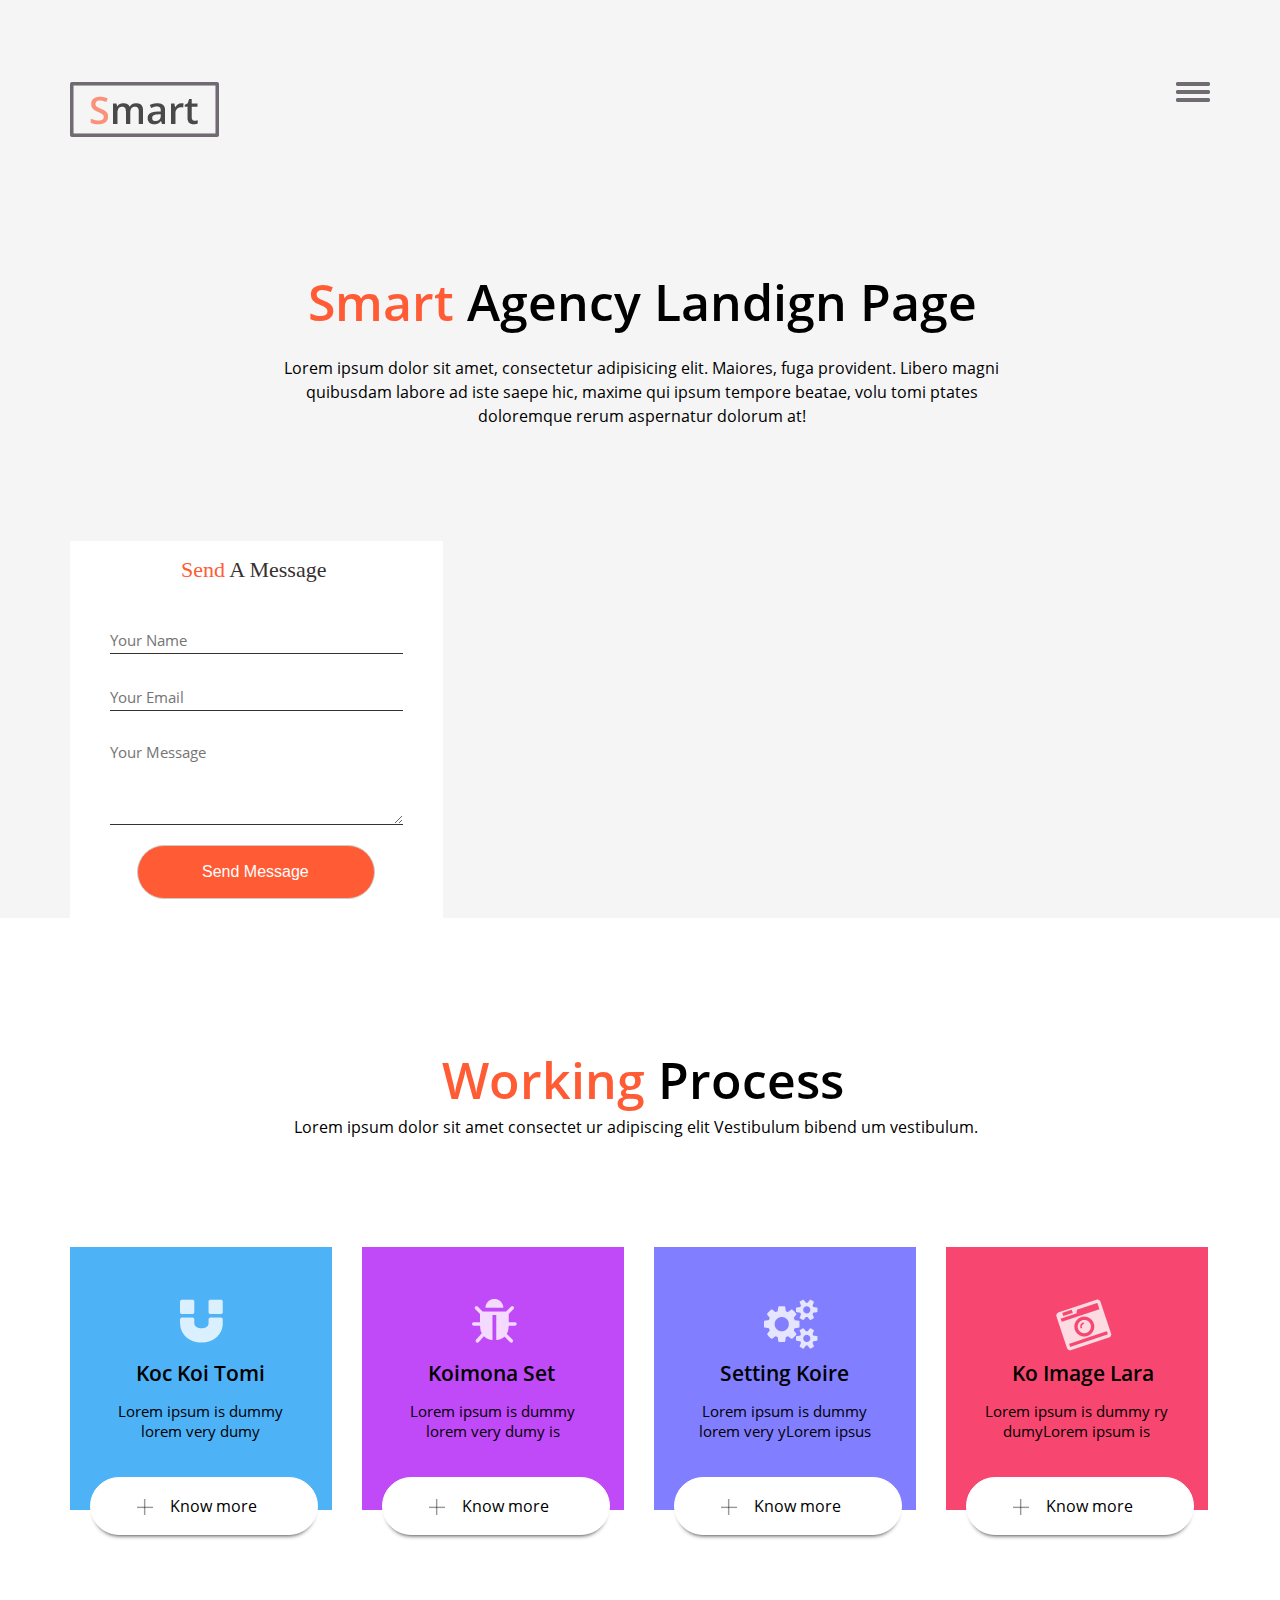
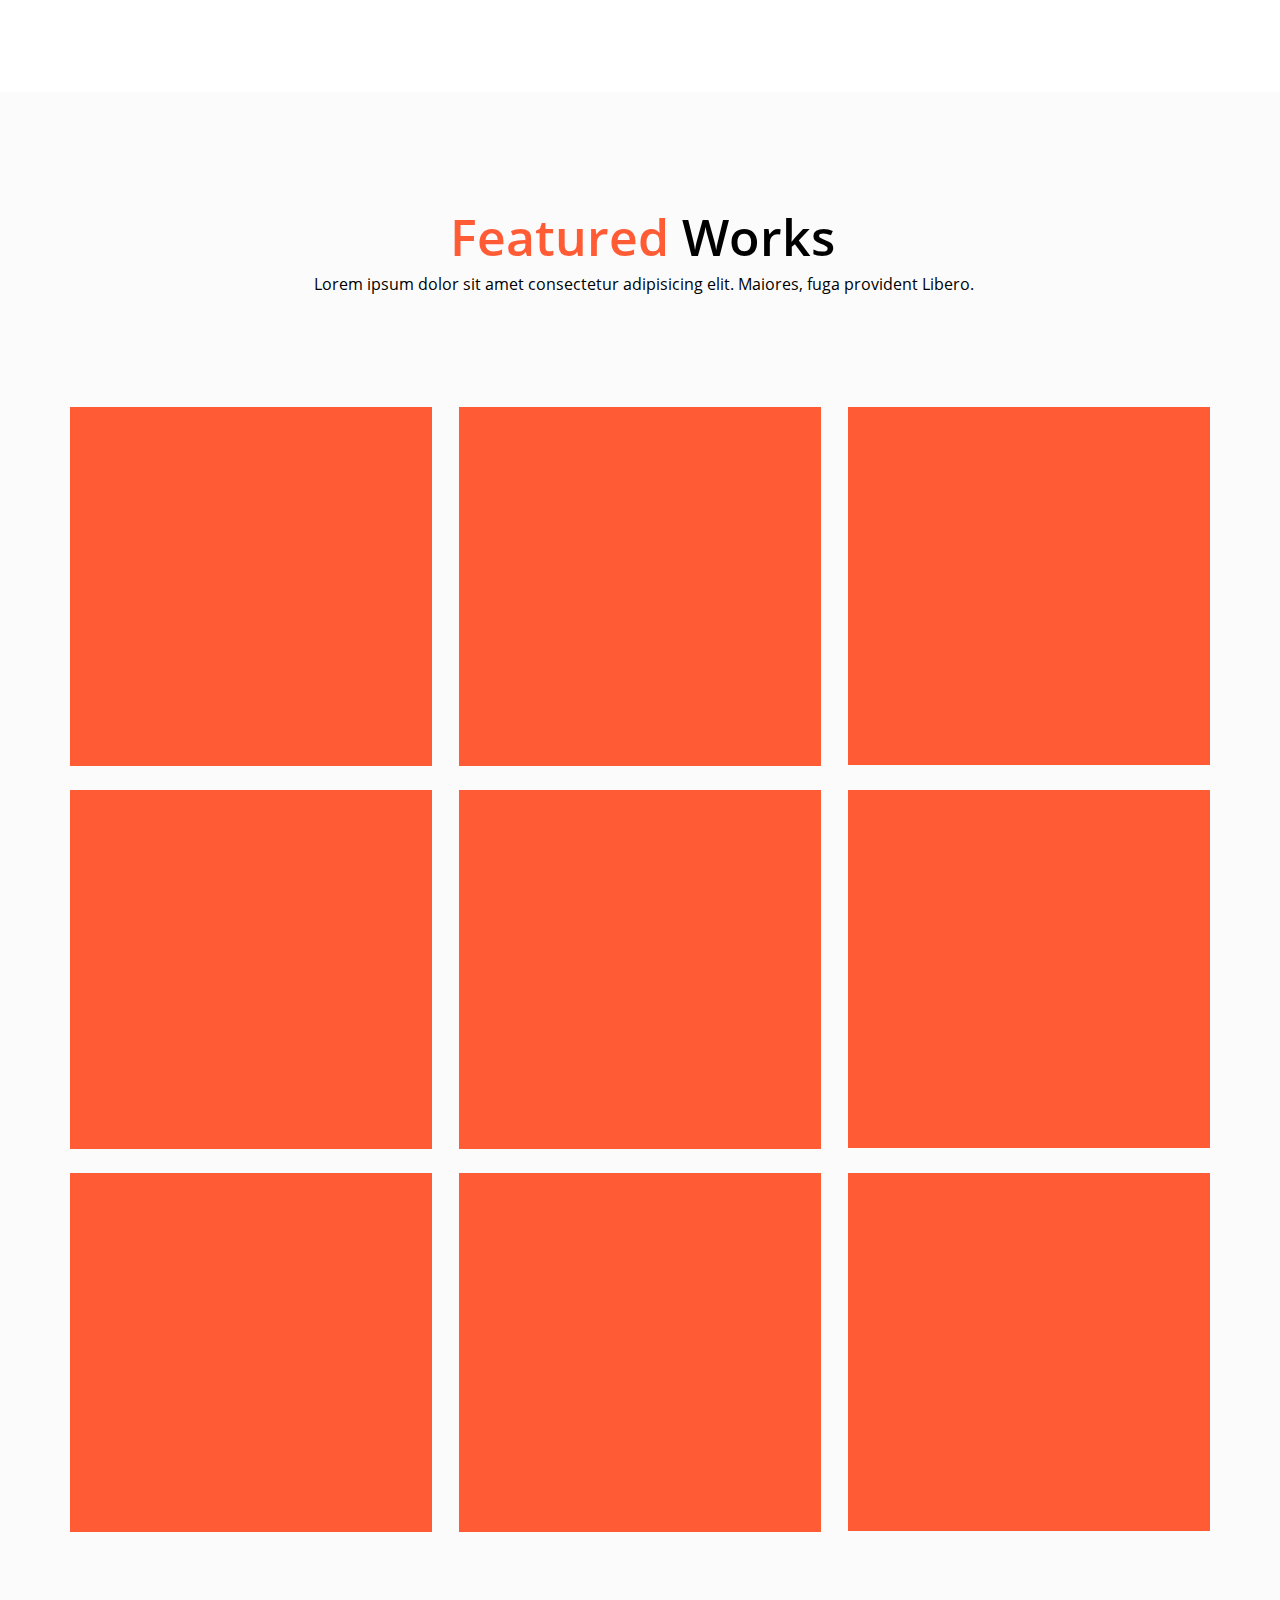
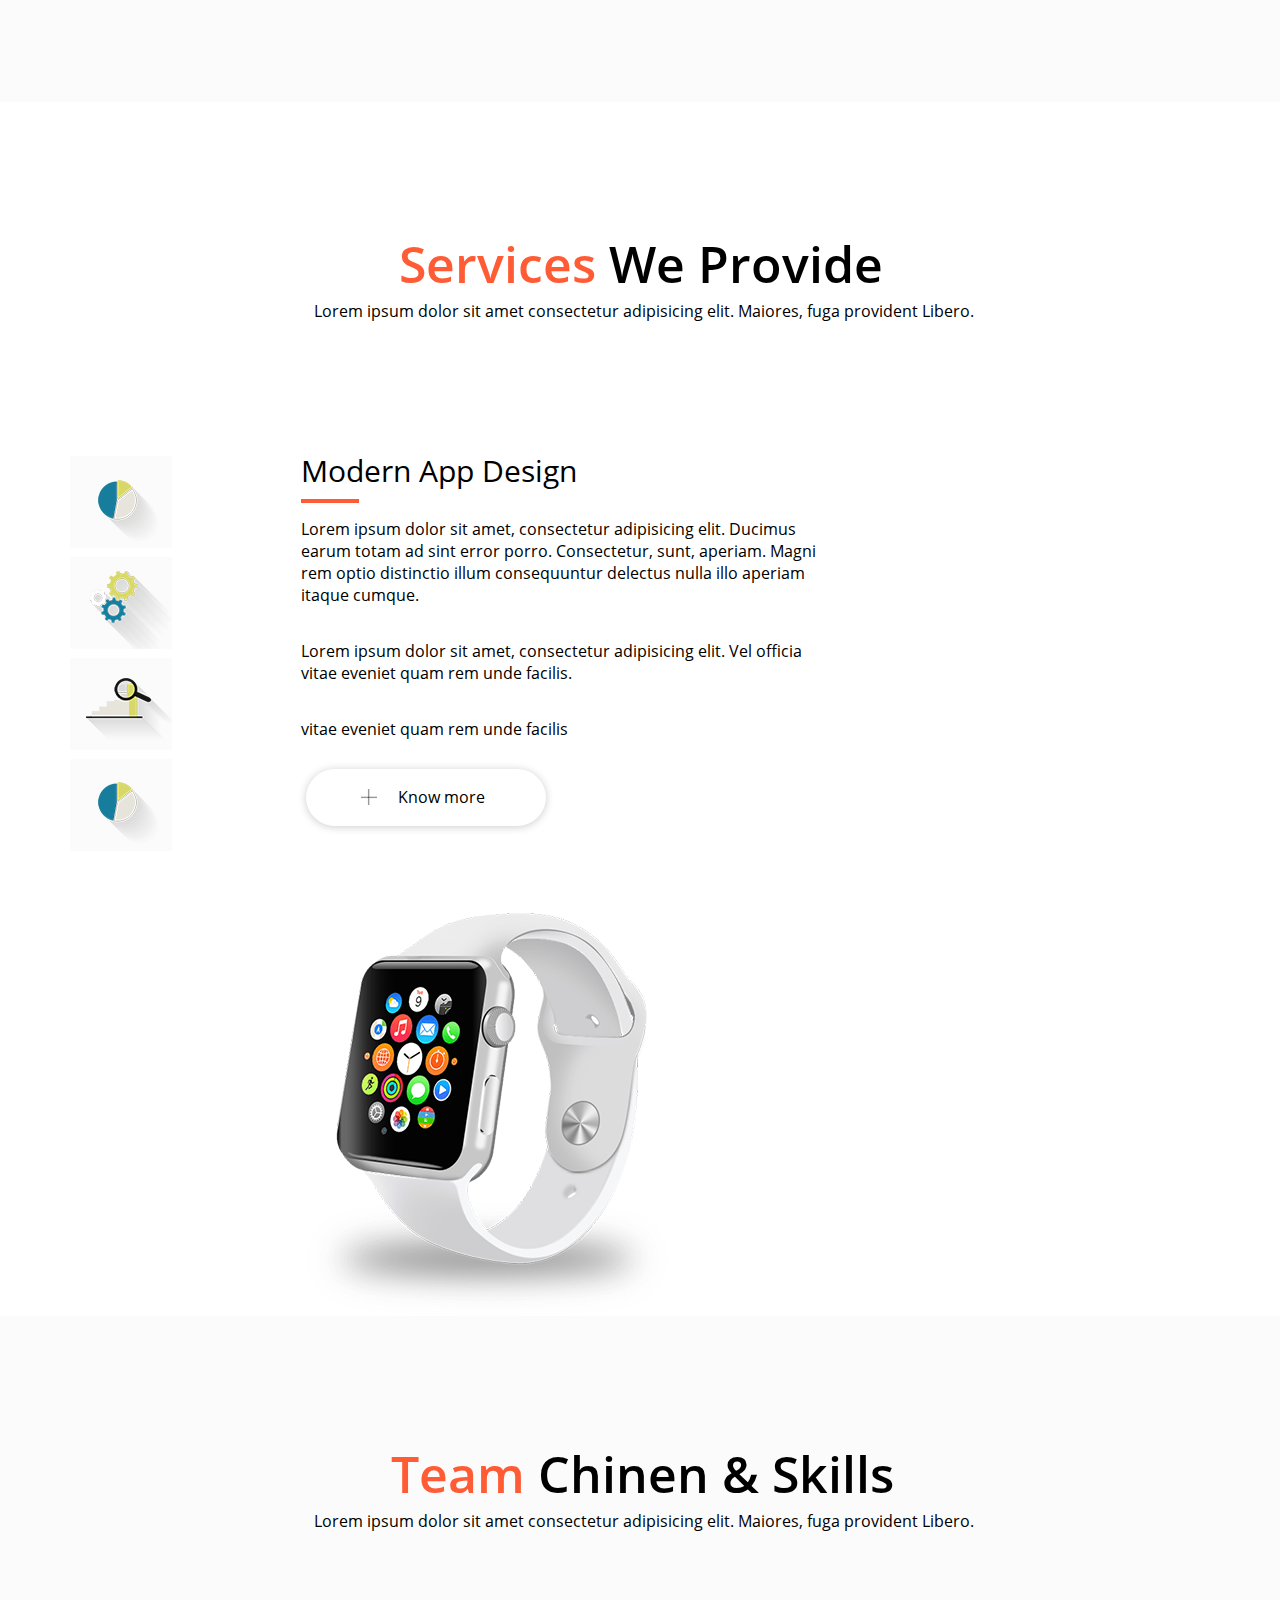
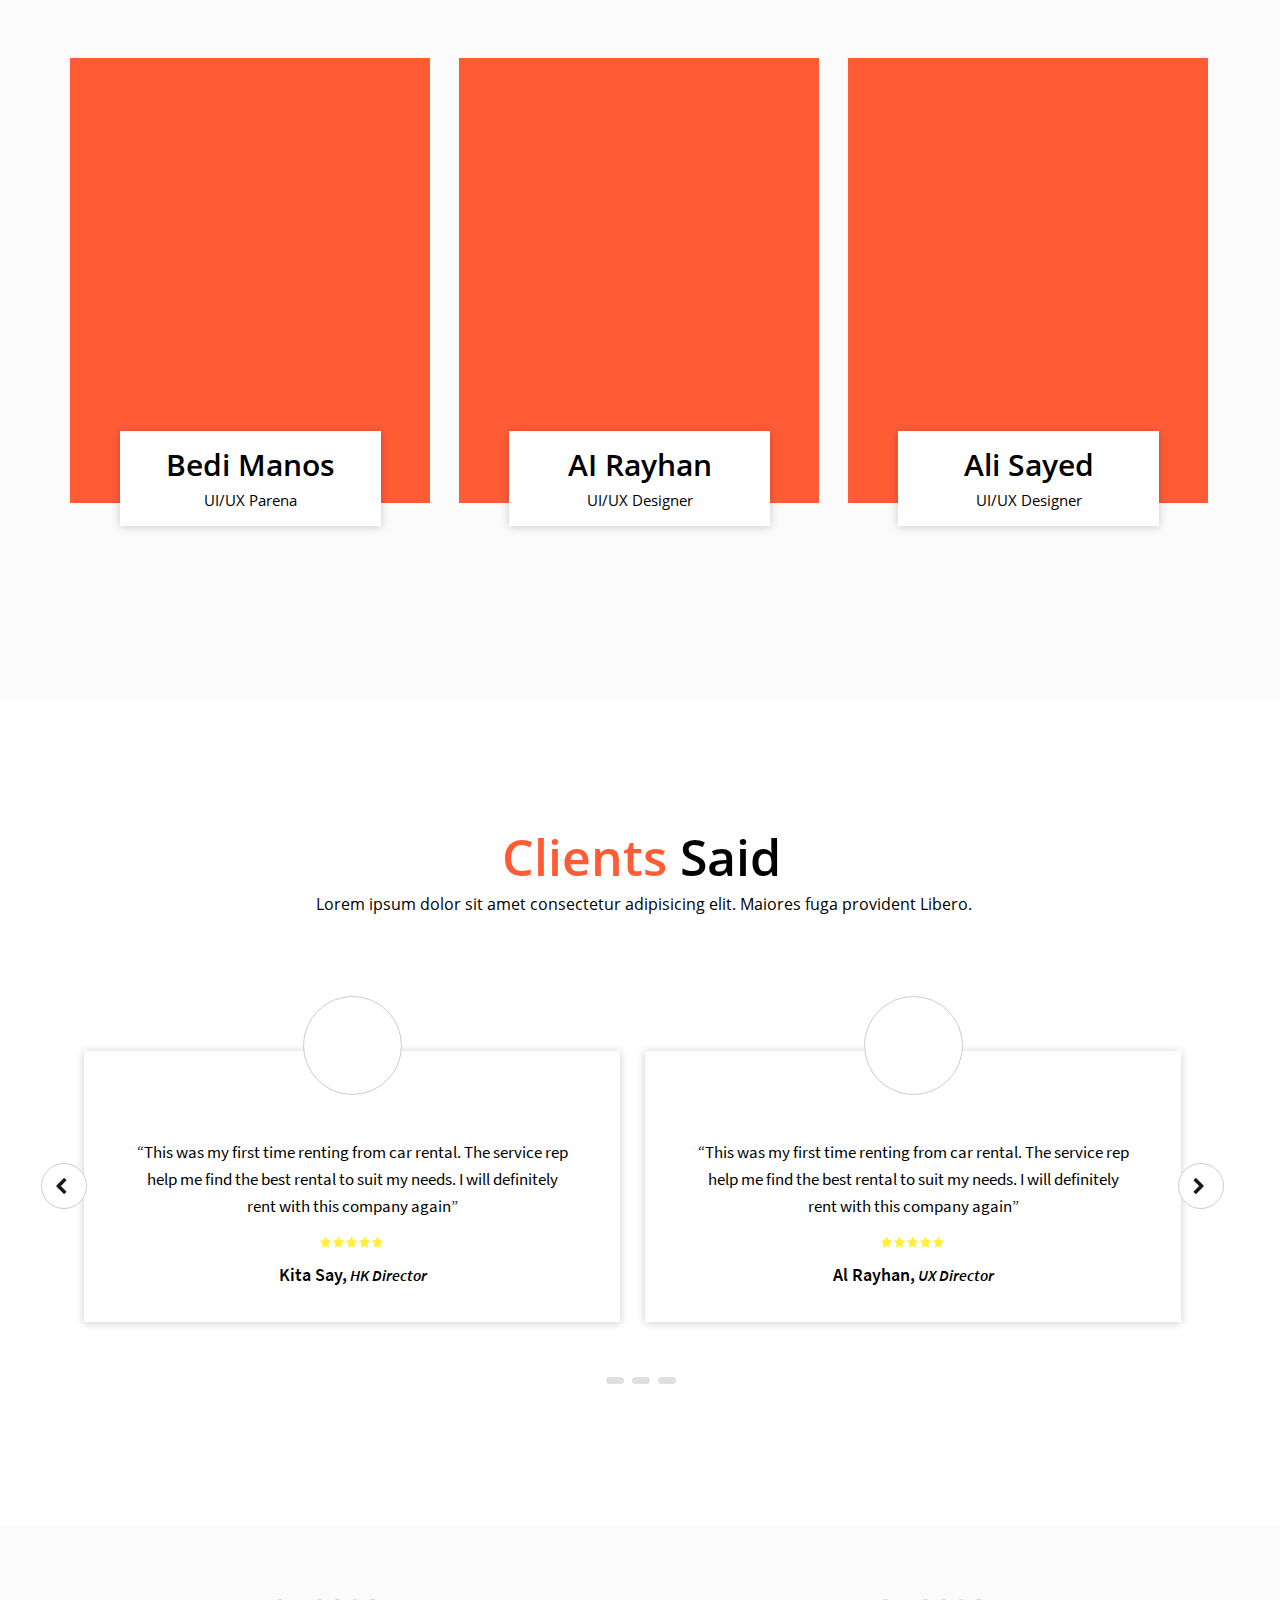
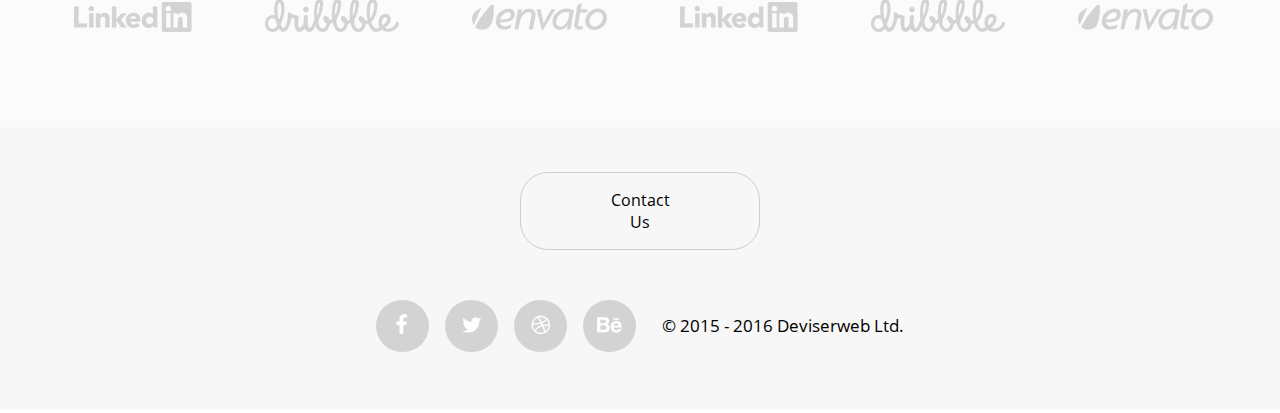
<file: task10maket5/index.html>
<!DOCTYPE html>
<html lang="en" dir="ltr">
  <head>
    <link rel="stylesheet" href="css/style.css">
    <meta charset="utf-8">
    <title>MainFile</title>
  </head>
  <body>
    <div class="header">
      <div class="container">
        <div class="logo-menu">
          <img class="logo" src="images/logo.png" alt="">
          <img class="icon-list" src="images/icon-list.png" alt="">
      </div>
      <div class="header-text">
        <p class="header-big-text"><span class="orange-title">Smart</span> Agency Landign Page</p>
        <p class="header-small-text">Lorem ipsum dolor sit amet, consectetur adipisicing elit. Maiores, fuga provident. Libero magni quibusdam labore ad iste saepe hic, maxime qui ipsum tempore beatae, volu tomi ptates doloremque rerum aspernatur dolorum at!</p>
      </div>
        <form class="form-sent" action="index.html" method="post">
          <p><span class="orange-title">Send</span> A Message</p>
          <input class="form-name" type="text" placeholder="Your Name" name="login">
          <input type="email" placeholder="Your Email" name="email">
          <textarea placeholder="Your Message" cols="0" rows="4"  name="message"></textarea>
          <input type="submit" value="Send Message">

        </form>
      </div>
    </div>
    <div class="process">
      <div class="container">
        <div class="process-text">
          <p class="process-big-text"><span class="orange-title">Working</span> Process</p>
          <p class="process-small-text">Lorem ipsum dolor sit amet consectet ur adipiscing elit  Vestibulum bibend um vestibulum.</p>
        </div>
        <div class="process-divs">
          <ul>
            <li class="first">
              <p class="big-text">Koc Koi Tomi</p>
              <p class="small-text">Lorem ipsum is dummy lorem very dumy</p>
              <a>Know more</a>
            </li>
            <li class="second">
              <p class="big-text">Koimona Set</p>
              <p class="small-text">Lorem ipsum is dummy lorem very dumy is</p>
              <a>Know more</a>
            </li>
            <li class="third">
              <p class="big-text">Setting Koire</p>
              <p class="small-text">Lorem ipsum is dummy lorem very yLorem ipsus </p>
              <a>Know more</a>
            </li>
            <li class="fourth">
              <p class="big-text">Ko Image Lara</p>
              <p class="small-text">Lorem ipsum is dummy ry dumyLorem ipsum is </p>
              <a>Know more</a>
            </li>
          </ul>
        </div>
      </div>
    </div>
    <div class="featured">
      <div class="container">
        <div class="featured-text">
          <p class="featured-big-text"><span class="orange-title">Featured</span> Works</p>
          <p class="featured-small-text">Lorem ipsum dolor sit amet consectetur adipisicing elit. Maiores, fuga provident Libero.</p>
        </div>
        <div class="featured-divs">
          <ul>
            <li></li>
            <li></li>
            <li></li>
            <li></li>
            <li></li>
            <li></li>
            <li></li>
            <li></li>
            <li></li>
          </ul>
        </div>
      </div>
    </div>
    <div class="services">
      <div class="container">
        <div class="services-text">
          <p class="services-big-text"><span class="orange-title">Services</span> We Provide</p>
          <p class="services-small-text">Lorem ipsum dolor sit amet consectetur adipisicing elit. Maiores, fuga provident Libero.</p>
        </div>
        <div class="services-images">
          <ul>
            <li class="ser-ic-back1"><a></a></li>
            <li class="ser-ic-back2"><a></a></li>
            <li class="ser-ic-back3"><a></a></li>
            <li class="ser-ic-back4"><a></a></li>
          </ul>
        </div>
        <div class="services-content">
          <p>Modern App Design</p>
          <p>Lorem ipsum dolor sit amet, consectetur adipisicing elit. Ducimus earum totam ad sint error porro. Consectetur, sunt, aperiam. Magni rem optio distinctio illum consequuntur delectus nulla illo aperiam itaque cumque.</p>
          <p>Lorem ipsum dolor sit amet, consectetur adipisicing elit. Vel officia vitae eveniet quam rem unde facilis.</p>
          <p>vitae eveniet quam rem unde facilis</p>
          <a>Know more</a>
        </div>
      </div>
        <img class="services-img-watch" src="images/services-watch.png" alt="">
    </div>
    <div class="skills">
      <div class="container">
        <div class="skills-text">
          <p class="skills-big-text"><span class="orange-title">Team</span> Chinen & Skills</p>
          <p class="skills-small-text">Lorem ipsum dolor sit amet consectetur adipisicing elit. Maiores, fuga provident Libero.</p>
        </div>
        <div class="skills-divs">
          <div class="skills-div">
            <div class="li-position">
              <p class="li-big-text">Bedi Manos</p>
              <p class="li-small-text">UI/UX Parena</p>
            </div>
            <div class="focus-position">
              <div class="lines-p">
                <p>UI/UX Design</p>
                <div class="line">
                  <div class="line-in-line">
                  </div>
                </div>
                <p>English</p>
                <div class="line">
                  <div class="line-in-line">
                  </div>
                </div>
                <p>Communication</p>
                <div class="line">
                  <div class="line-in-line">
                  </div>
                </div>
              </div>
              <div class="focus-text-bottom">
                <p class="li-big-text">Bedi Manos</p>
                <p class="focus-small-text">UI/UX Parena</p>
                <div class="focus-icons">
                  <img src="images/icons1.png" alt="">
                  <img src="images/icons2.png" alt="">
                  <img src="images/icons1.png" alt="">
                </div>
              </div>
            </div>
          </div>
          <div class="skills-div">
            <div class="li-position">
              <p class="li-big-text">AI Rayhan</p>
              <p class="li-small-text">UI/UX Designer</p>
            </div>
            <div class="focus-position">
              <div class="lines-p">
                <p>UI/UX Design</p>
                <div class="line">
                  <div class="line-in-line">
                  </div>
                </div>
                <p>English</p>
                <div class="line">
                  <div class="line-in-line">
                  </div>
                </div>
                <p>Communication</p>
                <div class="line">
                  <div class="line-in-line">
                  </div>
                </div>
              </div>
              <div class="focus-text-bottom">
                <p class="li-big-text">AI Rayhan</p>
                <p class="focus-small-text">UI/UX Designer</p>
                <div class="focus-icons">
                  <img src="images/icons1.png" alt="">
                  <img src="images/icons2.png" alt="">
                  <img src="images/icons1.png" alt="">
                </div>
              </div>
            </div>
          </div>
          <div class="skills-div-last">
            <div class="li-position">
              <p class="li-big-text">Ali Sayed</p>
              <p class="li-small-text">UI/UX Designer</p>
            </div>
            <div class="focus-position">
              <div class="lines-p">
                <p>UI/UX Design</p>
                <div class="line">
                  <div class="line-in-line">
                  </div>
                </div>
                <p>English</p>
                <div class="line">
                  <div class="line-in-line">
                  </div>
                </div>
                <p>Communication</p>
                <div class="line">
                  <div class="line-in-line">
                  </div>
                </div>
              </div>
              <div class="focus-text-bottom">
                <p class="li-big-text">Ali Sayed</p>
                <p class="focus-small-text">UI/UX Designer</p>
                <div class="focus-icons">
                  <img src="images/icons1.png" alt="">
                  <img src="images/icons2.png" alt="">
                  <img src="images/icons1.png" alt="">
                </div>
              </div>
            </div>
          </div>
        </div>
      </div>
    </div>
    <div class="clients">
      <div class="container">
        <div class="clients-text">
          <p class="clients-big-text"><span class="orange-title">Clients</span> Said</p>
          <p class="clients-small-text">Lorem ipsum dolor sit amet consectetur adipisicing elit. Maiores fuga provident Libero.</p>
        </div>
        <div class="clients-content">
          <div class="clients-div">
            <div class="circle">
            </div>
            <div class="arrow">
            </div>
            <p class="clients-content-p">“This was my first time renting from car rental. The service rep help me find the best rental to suit my needs. I will definitely rent with this company again”</p>
            <ul>
              <li></li>
              <li></li>
              <li></li>
              <li></li>
              <li></li>
            </ul>
            <p class="clients-person">Kita Say,<span class="clients-ital"> HK Director</span></p>
          </div>
            <div class="clients-div">
              <div class="circle">
              </div>
              <div class="arrow-right">
              </div>
              <p class="clients-content-p">“This was my first time renting from car rental. The service rep help me find the best rental to suit my needs. I will definitely rent with this company again”</p>
              <ul>
                <li></li>
                <li></li>
                <li></li>
                <li></li>
                <li></li>
              </ul>
              <p class="clients-person">Al Rayhan,<span class="clients-ital"> UX Director</span></p>
              </div>
            </div>
        <div class="clients-ul">
          <ul>
            <li></li>
            <li></li>
            <li></li>
          </ul>
        </div>
      </div>
    </div>
    <div class="links">
      <div class="container">
        <img src="images/link1.png" alt="">
        <img src="images/link2.png" alt="">
        <img src="images/link3.png" alt="">
        <img src="images/link1.png" alt="">
        <img src="images/link2.png" alt="">
        <img src="images/link3.png" alt="">
      </div>
    </div>
    <div class="footer">
      <div class="container">
        <a class="foot-contact">Contact Us</a>
        <div class="foot">
          <div class="foot-icons">
            <ul>
              <li><a><img src="images/iconfoot1.png"></a></li>
              <li><a><img src="images/iconfoot2.png"></a></li>
              <li><a><img src="images/iconfoot3.png"></a></li>
              <li><a><img src="images/iconfoot4.png"></a></li>
            </ul>
          </div>
          <p>© 2015 - 2016 Deviserweb Ltd.</p>
        </div>
      </div>
    </div>
  </body>
</html>
</file>
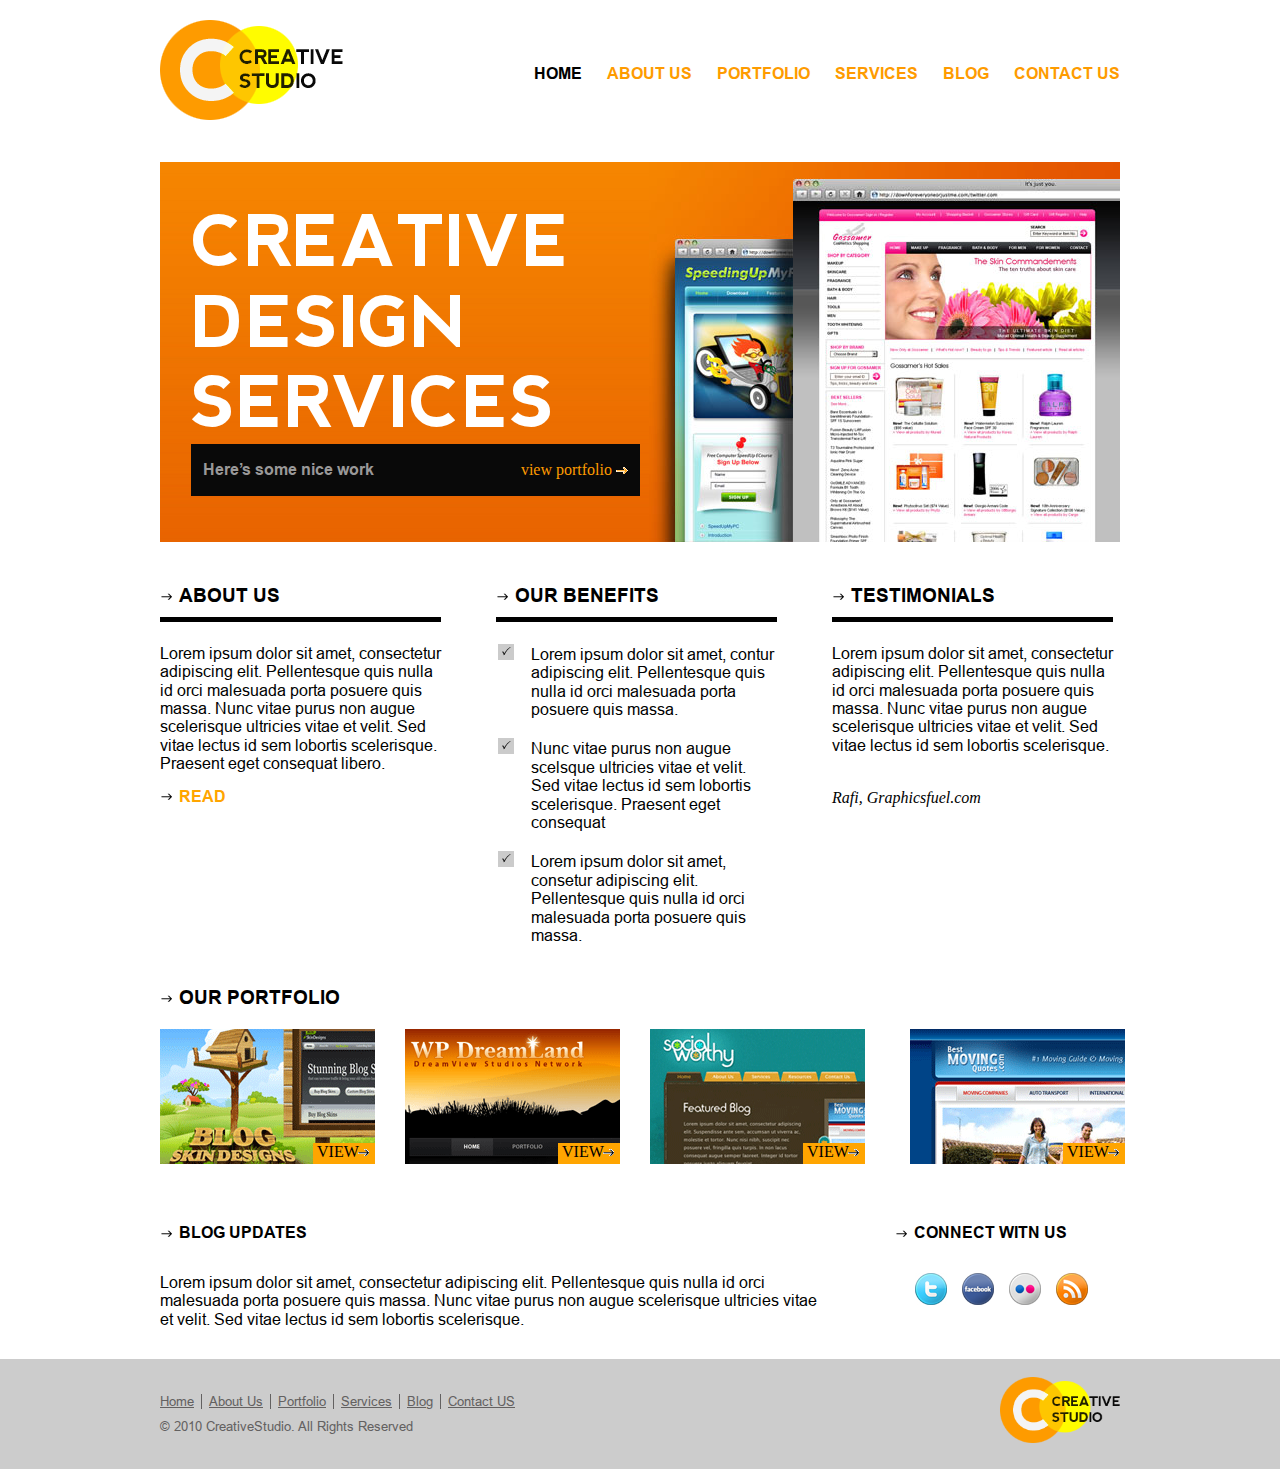
<file: task6maket1/index.html>
<!DOCTYPE html>
<html lang="ru">
  <head>
    <meta charset="utf-8">
    <title align="center">
      привет мир
    </title>
    <link href="css/normalize.css" rel="stylesheet" />
    <link href="css/style.css" rel="stylesheet" />
  </head>
  <body>
    <div class="container">
      <div class="head">
        <div class="logo">
          <a href="#">
            <img src="images/logo.png" alt = "logo" />
          </a>
        </div>
        <div class="menu">
          <ul>
            <li class="first"><a class="menu_home" href="#">HOME</a></li>
            <li><a href="#">ABOUT US</a></li>
            <li><a href="#">PORTFOLIO</a></li>
            <li><a href="#">SERVICES</a></li>
            <li><a href="#">BLOG</a></li>
            <li><a href="#">CONTACT US</a></li>
          </ul>
        </div>
      </div>
      <div class="banner">
        <div class="banner_text">
          <h2 class="banner_text_h2">CREATIVE DESIGN SERVICES</h2>
          <div class="button">
            <p class="text">Here’s some nice work</p>
            <a href="#" class="link">view portfolio</a>
          </div>
        </div>
        <div class="banner_image">
          <img class="display_block" src="images/sliderImage.jpg" alt="asdasds"/>
        </div>
        </div>
      <div class="texts">
          <div class="text12">
            <h3 class="textsh">ABOUT US</h3>
            <div class="line"></div>
            <p>Lorem ipsum dolor sit amet, consectetur adipiscing elit. Pellentesque quis nulla id orci malesuada porta posuere quis massa. Nunc vitae purus non augue scelerisque ultricies vitae et velit. Sed vitae lectus id sem lobortis scelerisque. Praesent eget consequat libero. </p>
            <a class="text1read">READ</a>
          </div>
          <div class="text12">
            <h3 class="textsh">OUR BENEFITS</h3>
            <div class="line"></div>
            <ul class="text2ul">
              <li>Lorem ipsum dolor sit amet, contur adipiscing elit. Pellentesque quis nulla id orci malesuada porta posuere quis massa.</li>
              <li>Nunc vitae purus non augue scelsque ultricies vitae et velit. Sed vitae lectus id sem lobortis scelerisque. Praesent eget consequat</li>
              <li>Lorem ipsum dolor sit amet, consetur adipiscing elit. Pellentesque quis nulla id orci malesuada porta posuere quis massa. </li>
            </ul>
          </div>
          <div class="text3">
            <h3 class="textsh">TESTIMONIALS</h3>
            <div class="line"></div>
            <p>Lorem ipsum dolor sit amet, consectetur adipiscing elit. Pellentesque quis nulla id orci malesuada porta posuere quis massa. Nunc vitae purus non augue scelerisque ultricies vitae et velit. Sed vitae lectus id sem lobortis scelerisque.</p>
            <p class="text3_podp">Rafi, Graphicsfuel.com</p>
          </div>
        </div>
      <div class="portfolio">
          <h3 class="textsh">OUR PORTFOLIO</h3>
          <div class="photo123">
            <img src="images/image1.png"/>
            <div class="photo_view">
              <a class="view">VIEW</a>
            </div>
          </div>
          <div class="photo123">
            <img src="images/image2.png"/>
            <div class="photo_view">
              <a class="view">VIEW</a>
            </div>
          </div>
          <div class="photo123">
            <img src="images/image3.png"/>
            <div class="photo_view">
              <a class="view">VIEW</a>
            </div>
          </div>
          <div class="photo4">
            <img src="images/image4.png"/>
            <div class="photo_view">
              <a class="view">VIEW</a>
            </div>
          </div>
        </div>
        <div class="blog">
          <div class="blog_hp">
            <h4 class="blog_h">BLOG UPDATES</h4>
            <h4 class="blog_connect">CONNECT WITN US</h4>
          </div>
          <div class="blog_texticons">
            <div class="blog_text">
            <p>Lorem ipsum dolor sit amet, consectetur adipiscing elit. Pellentesque quis nulla id orci malesuada porta posuere quis massa. Nunc vitae purus non augue scelerisque ultricies vitae et velit. Sed vitae lectus id sem lobortis scelerisque.</p>
            </div>
            <div class="icons">
            <ul>
              <li><a class="icon1" href="#"><img src="images/icon1.jpg"</a></li>
              <li><a class="icon1" href="#"><img src="images/icon2.png"</a></li>
              <li><a class="icon1" href="#"><img src="images/icon3.png"</a></li>
              <li><a class="icon1" href="#"><img src="images/icon4.png"</a></li>
            </ul>
          </div>
        </div>
        </div>
    </div>
    <div class="footer">
      <div class="container">
        <div class="foot">
            <div class="footer_menu">
            <ul>
              <li class="first"><a href="#" class="first">Home</a></li>
              <li><a href="#" class="footer_line1">About Us</a></li>
              <li><a href="#" class="footer_line1">Portfolio</a></li>
              <li><a href="#" class="footer_line1">Services</a></li>
              <li><a href="#" class="footer_line1">Blog</a></li>
              <li><a href="#" class="footer_line1">Contact US</a></li>
            </ul>
          </div>
          <p class="footer_p">© 2010 CreativeStudio. All Rights Reserved</p>
        </div>
          <img src="images/logo.png" class="foot_logo"/>
        </div>
    </div>
  </body>
</html>
</file>
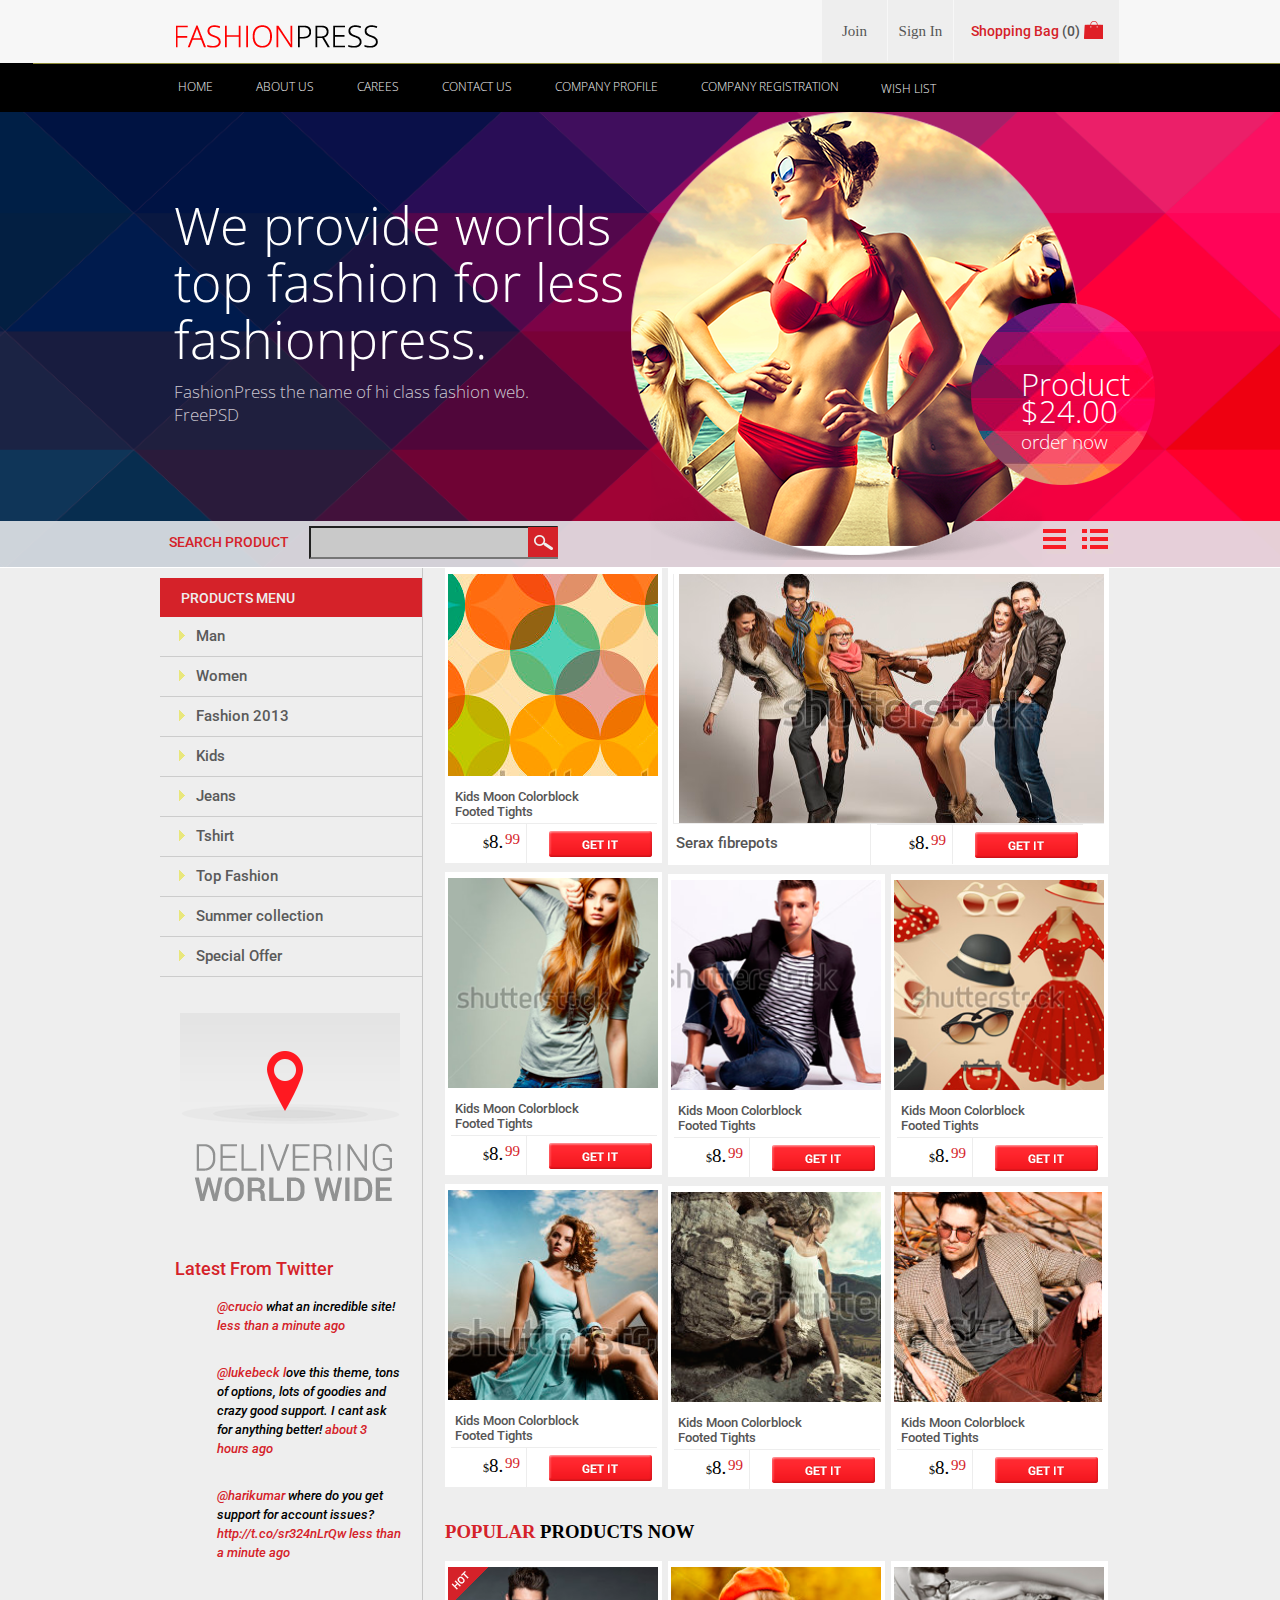
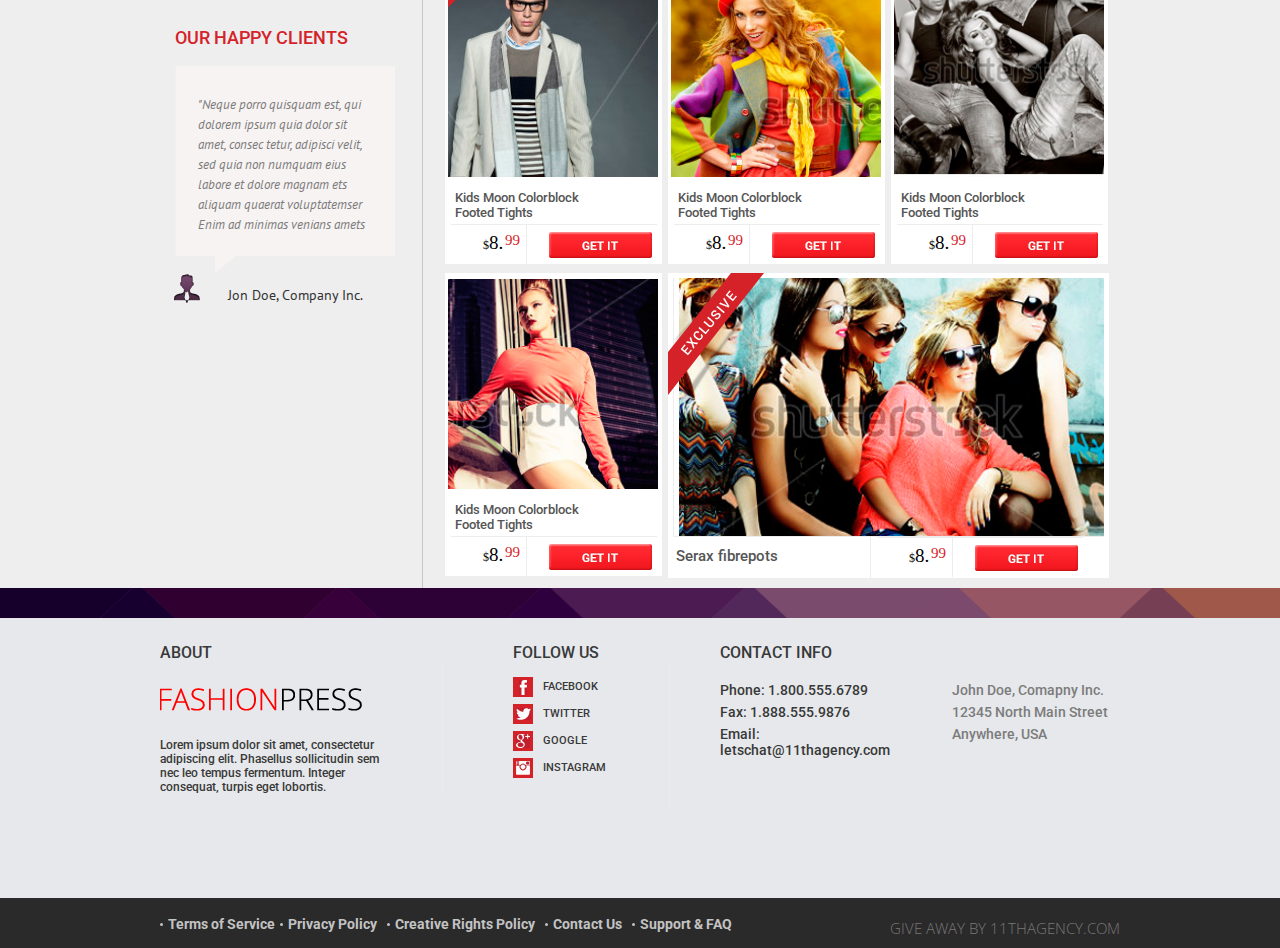
<file: task8maket3/index.html>
<!DOCTYPE html>
<html lang="en" dir="ltr">

<head>
  <meta charset="utf-8">
  <link rel="stylesheet" href="css/style.css">
  <link href="https://fonts.googleapis.com/css?family=Open+Sans:300,400|PT+Sans:400,400i|Roboto:500,500i,700" rel="stylesheet">
</head>

<body>
  <div class="header">
    <div class="container">
      <div class="logo">
        <img src="images/logo.png" alt="">
      </div>
      <div class="login">
        <ul>
          <li class="menu-li"><a href="#">Join</a></li>
          <li class="menu-li"><a href="#">Sign In</a></li>
          <li class="bag">
            <a href="#">Shopping Bag <span>(0)</span></a>
            <i></i>
          </li>
        </ul>
      </div>
    </div>
  </div>
  <div class="menu-background">
    <div class="olive-line-banner">
    </div>
    <div class="container">
      <div class="menu">
        <ul>
          <li><a href="#">HOME</a></li>
          <li><a href="#">ABOUT US</a></li>
          <li><a href="#">CAREES</a></li>
          <li><a href="#">CONTACT US</a></li>
          <li><a href="#">COMPANY PROFILE</a></li>
          <li><a href="#">COMPANY REGISTRATION</a></li>
          <li><a href="#">WISH LIST</a></li>
        </ul>
      </div>
    </div>
  </div>
  <div class="banner">
    <div class="container">
      <div class="banner-circle">
        <div class="circle-text">
          <p>Product $24.00</p>
          <p>order now</p>
        </div>
      </div>
      <div class="banner-h">
        <h2>We provide worlds top fashion for less fashionpress.</h2>
        <p>FashionPress the name of hi class fashion web.<br>FreePSD</p>
      </div>
    </div>
    <div class="div-search">
      <div class="container">
        <div class="search">
          <p>SEARCH PRODUCT</p>
          <form class="" action="index.html" method="post">
            <input class="search-area" type="text" name="" value="">
              <i></i>
          </form>
        </div>
        <div class="icon-search">
          <ul>
            <li><img class="icon1-serch" src="images/icon1-search.png" /></li>
            <li><img class="icon2-serch" src="images/icon2-search.png" /></li>
          </ul>
        </div>
      </div>
      <div class="white-line-search">
      </div>
    </div>
  </div>
</div>
  <div class="content">
    <div class="container">
      <div class="content-left">
        <div class="products-menu">
          <p>PRODUCTS MENU</p>
          <ul>
            <li><a href="#">Man</a></li>
            <li><a href="#">Women</a></li>
            <li><a href="#">Fashion 2013</a></li>
            <li><a href="#">Kids</a></li>
            <li><a href="#">Jeans</a></li>
            <li><a href="#">Tshirt</a></li>
            <li><a href="#">Top Fashion</a></li>
            <li><a href="#">Summer collection</a></li>
            <li><a href="#">Special Offer</a></li>
          </ul>
        </div>
        <img class="map" src="images/map.png" alt="">
        <div class="twitter">
          <p>Latest From Twitter</p>
          <ul>
            <li><span>@crucio</span> what an incredible site! <span>less than a minute ago</span></li>
            <li><span>@lukebeck l</span>ove this theme, tons of options, lots of goodies and crazy good support. I cant ask for anything better! <span>about 3 hours ago</span></li>
            <li><span>@harikumar</span> where do you get support for account issues? <span>http://t.co/sr324nLrQw less than a minute ago</span></li>
          </ul>
        </div>
        <div class="reviews">
          <p>OUR HAPPY CLIENTS</p>
          <div class="happy-client">
            <p>"Neque porro quisquam est, qui dolorem ipsum quia dolor sit amet, consec tetur, adipisci velit, sed quia non numquam eius labore et dolore magnam ets aliquam quaerat voluptatemser Enim ad minimas venians amets</p>
          </div>
          <div class="reviews-person">
            <p> Jon Doe, Company Inc.</p>
          </div>

        </div>
      </div>
      <div class="content-right">
        <div class="products-left">
          <div class="leftproduct">
            <a href="#"><img class="picture" src="images/product-11.png" alt=""></a>
            <p>Kids Moon Colorblock <br> Footed Tights</p>
            <div class="price-get">
              <p class="price"><i>$</i>8.<span class="price99">99</span></p>
              <div class="get-button">
                <a href="#"><img src="images/getbutton.png" class="button" alt=""></a>
              </div>
            </div>
          </div>
          <div class="leftproduct">
            <a href="#"><img class="picture" src="images/product-21.png" alt=""></a>
            <p>Kids Moon Colorblock <br> Footed Tights</p>
            <div class="price-get">
              <p class="price"><i>$</i>8.<span class="price99">99</span></p>
              <div class="get-button">
                <a href="#"><img src="images/getbutton.png" class="button" alt=""></a>
              </div>
            </div>
          </div>
          <div class="leftproduct">
            <a href="#"><img class="picture" src="images/product-31.png" alt=""></a>
            <p>Kids Moon Colorblock <br> Footed Tights</p>
            <div class="price-get">
              <p class="price"><i>$</i>8.<span class="price99">99</span></p>
              <div class="get-button">
                <a href="#"><img src="images/getbutton.png" class="button" alt=""></a>
              </div>
            </div>
          </div>
        </div>
        <div class="products-right">
          <div class="productbig">
            <a href="#"><img class="picturebig" src="images/product-12.png" alt=""></a>
            <div class="text-price-get">
              <p>Serax fibrepots</p>
              <div class="price-get">
                <p class="price"><i>$</i>8.<span class="price99">99</span></p>
                <div class="get-button">
                  <a href="#"><img src="images/getbutton.png" class="button" alt=""></a>
                </div>
              </div>
            </div>
          </div>
          <div class="products-left">
            <div class="leftproduct">
              <a href="#"><img class="picture" src="images/product-22.png" alt=""></a>

              <p>Kids Moon Colorblock <br> Footed Tights</p>
              <div class="price-get">
                <p class="price"><i>$</i>8.<span class="price99">99</span></p>
                <div class="get-button">
                  <a href="#"><img src="images/getbutton.png" class="button" alt=""></a>
                </div>
              </div>
            </div>
            <div class="leftproduct">
              <a href="#"><img class="picture" src="images/product-32.png" alt=""></a>
              <p>Kids Moon Colorblock <br> Footed Tights</p>
              <div class="price-get">
                <p class="price"><i>$</i>8.<span class="price99">99</span></p>
                <div class="get-button">
                  <a href="#"><img src="images/getbutton.png" class="button" alt=""></a>
                </div>
              </div>
            </div>
          </div>
          <div class="products-right-right">
            <div class="leftproduct">
              <a href="#"><img class="picture" src="images/product-23.png" alt=""></a>
              <p>Kids Moon Colorblock <br> Footed Tights</p>
              <div class="price-get">
                <p class="price"><i>$</i>8.<span class="price99">99</span></p>
                <div class="get-button">
                  <a href="#"><img src="images/getbutton.png" class="button" alt=""></a>
                </div>
              </div>
            </div>
            <div class="leftproduct">
            <a href="#"><img class="picture" src="images/product-33.png" alt=""></a>
              <p>Kids Moon Colorblock <br> Footed Tights</p>
              <div class="price-get">
                <p class="price"><i>$</i>8.<span class="price99">99</span></p>
                <div class="get-button">
                  <a href="#"><img src="images/getbutton.png" class="button" alt=""></a>
                </div>
              </div>
            </div>
          </div>
        </div>
        <h3 class="h3popular"><span>POPULAR</span> PRODUCTS NOW</h3>
        <div class="products-left">
          <div class="leftproduct">
            <a href="#"><img class="picture" src="images/product-41.png" alt=""></a>
            <img class="hot" src="images/hot.png" alt="">
            <p>Kids Moon Colorblock <br> Footed Tights</p>
            <div class="price-get">
              <p class="price"><i>$</i>8.<span class="price99">99</span></p>
              <div class="get-button">
                <a href="#"><img src="images/getbutton.png" class="button" alt=""></a>
              </div>
            </div>
          </div>
          <div class="leftproduct">
            <a href="#"><img class="picture" src="images/product-51.png" alt=""></a>
            <p>Kids Moon Colorblock <br> Footed Tights</p>
            <div class="price-get">
            <p class="price"><i>$</i>8.<span class="price99">99</span></p>
              <div class="get-button">
                <a href="#"><img src="images/getbutton.png" class="button" alt=""></a>
              </div>
            </div>
          </div>
        </div>
        <div class="products-right">
          <div class="products-left">
            <div class="leftproduct">
              <a href="#"><img class="picture" src="images/product-42.png" alt=""></a>
              <p>Kids Moon Colorblock <br> Footed Tights</p>
              <div class="price-get">
                <p class="price"><i>$</i>8.<span class="price99">99</span></p>
                <div class="get-button">
                  <a href="#"><img src="images/getbutton.png" class="button" alt=""></a>
                </div>
              </div>
            </div>
          </div>
          <div class="products-right-right">
            <div class="leftproduct">
              <a href="#"><img class="picture" src="images/product-43.png" alt=""></a>
              <p>Kids Moon Colorblock <br> Footed Tights</p>
              <div class="price-get">
                <p class="price"><i>$</i>8.<span class="price99">99</span></p>
                <div class="get-button">
                  <a href="#"><img src="images/getbutton.png" class="button" alt=""></a>
                </div>
              </div>
            </div>
          </div>
            <div class="productbiglast">
              <a href="#"><img class="picturebiglast" src="images/product-52.png" alt=""></a>
                <img class="exclusive" src="images/exclusive.png" alt="">
              <div class="text-price-get">
                <p>Serax fibrepots</p>
                <div class="price-get">
                  <p class="price"><i>$</i>8.<span class="price99">99</span></p>
                  <div class="get-button">
                  <a href="#"><img src="images/getbutton.png" class="button" alt=""></a>
                  </div>
                </div>
              </div>
          </div>
        </div>
      </div>
    </div>
  </div>
  <div class="footer">
    <div class="footer-content">
      <div class="container">
        <div class="about-follow">
          <div class="about">
            <h3 class="footer-title">ABOUT</h3>
            <div class="about-div">
              <img src="images/logo.png" alt="">
              <p>Lorem ipsum dolor sit amet, consectetur adipiscing elit. Phasellus sollicitudin sem nec leo tempus fermentum. Integer consequat, turpis eget lobortis.</p>
            </div>
          </div>
          <div class="follow">
            <h3 class="footer-title">FOLLOW US</h3>
            <div class="follow-ul">
              <ul>
                <li><i class="i1"></i><a href="#">FACEBOOK</a></li>
                <li><i class="i2"></i><a href="#">TWITTER</a></li>
                <li><i class="i3"></i><a href="#">GOOGLE</a></li>
                <li><i class="i4"></i><a href="#">INSTAGRAM</a></li>
              </ul>
            </div>
          </div>
        </div>
        <div class="contact-info">
          <h3 class="footer-title">CONTACT INFO</h3>
          <div class="contact-div">
            <div class="contact-left">
              <p>Phone: 1.800.555.6789</p>
              <p>Fax: 1.888.555.9876</p>
              <p>Email: letschat@11thagency.com</p>
            </div>
            <div class="info-right">
              <p>John Doe, Comapny Inc.</p>
              <p>12345 North Main Street</p>
              <p>Anywhere, USA  </p>
            </div>
          </div>
      </div>
    </div>
    </div>
  </div>
  <div class="footer-info">
    <div class="container">
      <div class="footer-menu">
      <ul>
        <li><a href="#">Terms of Service</a></li>
        <li><a href="#">Privacy Policy</a></li>
        <li><a href="#">Creative Rights Policy</a></li>
        <li><a href="#">Contact Us</a></li>
        <li><a href="#">Support & FAQ</a></li>
      </ul>
    </div>
    <div class="footer-give-away">
      <p>GIVE AWAY BY 11THAGENCY.COM</p>
    </div>
  </div>
</div>
</body>

</html>
</file>
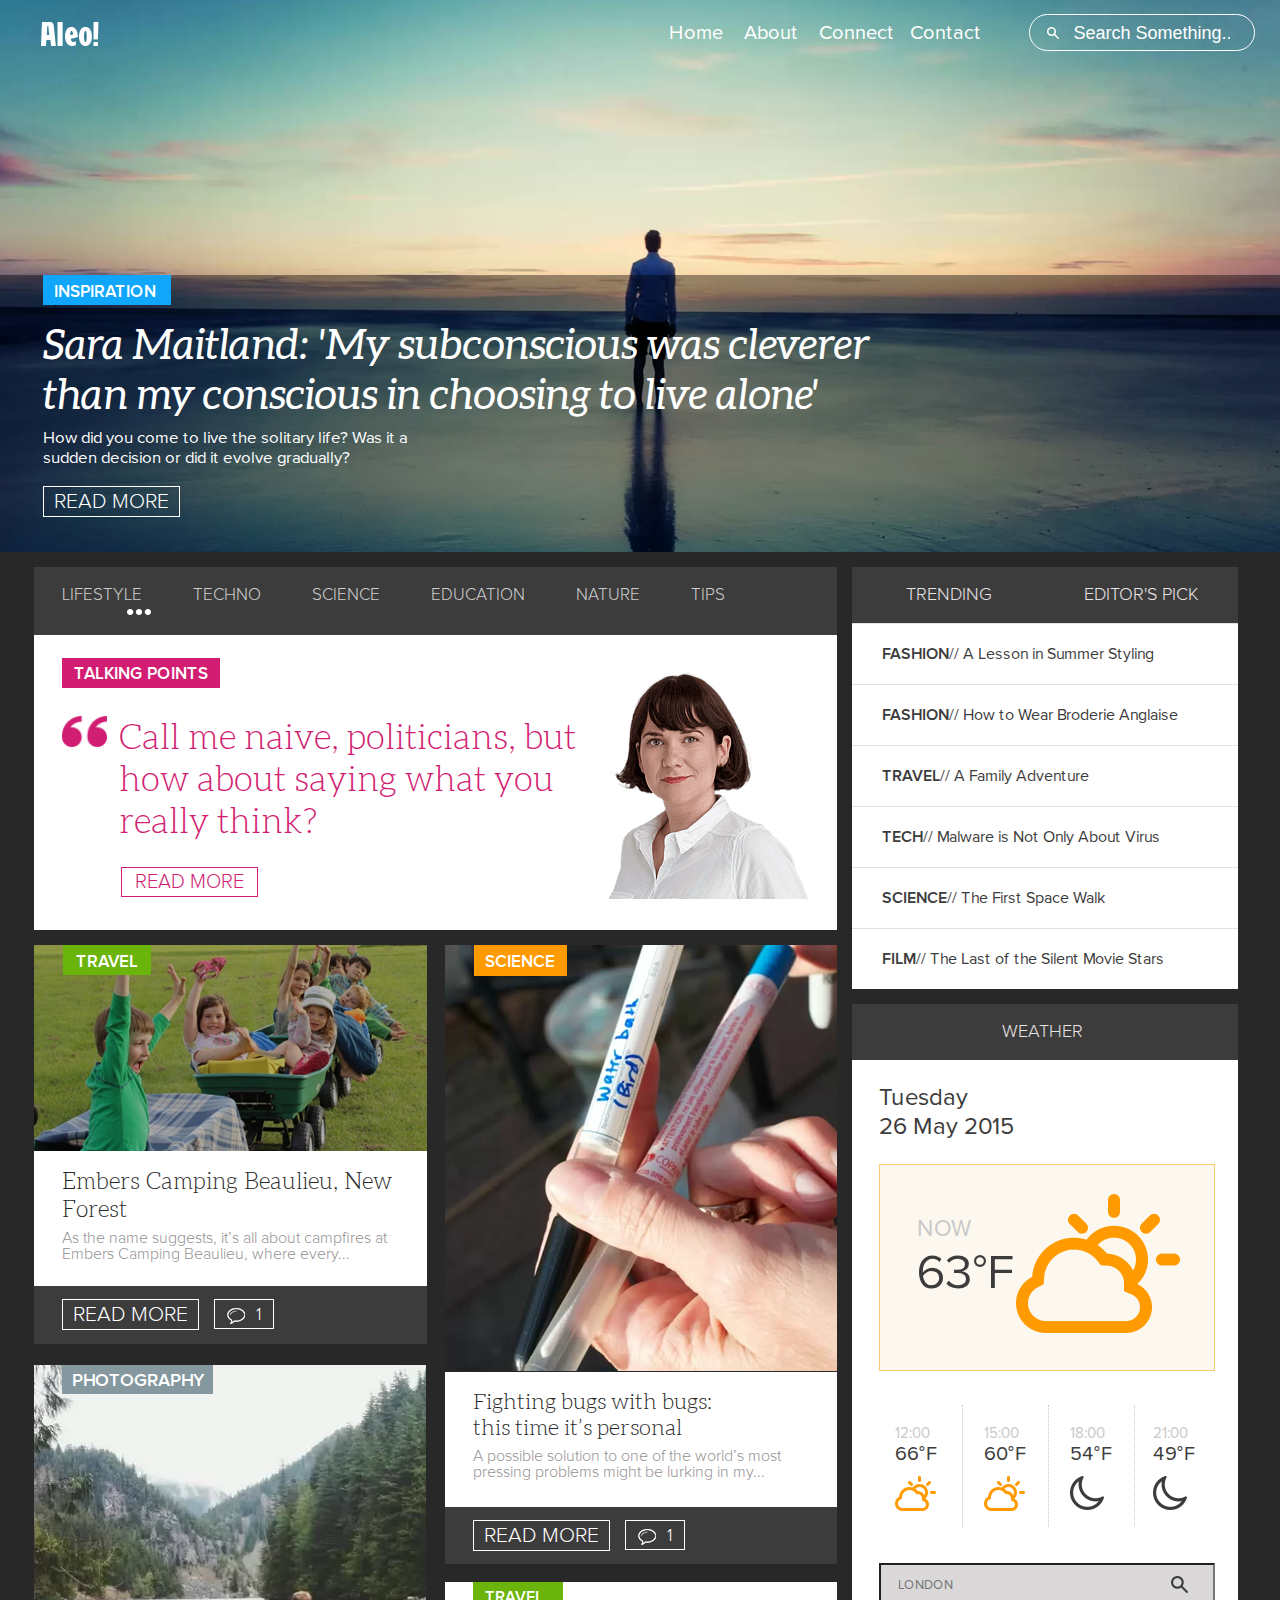
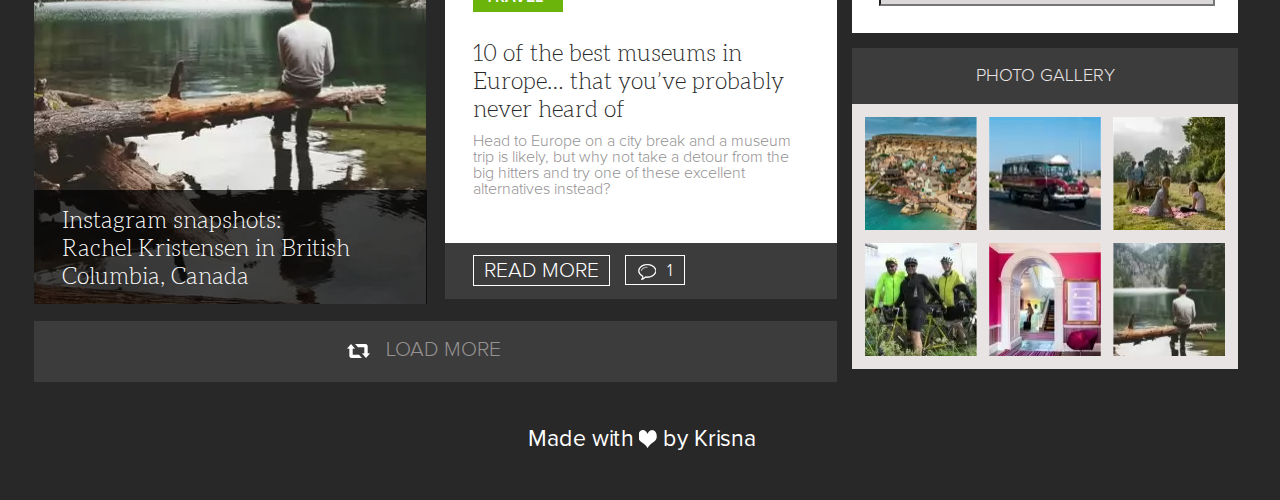
<file: task9maket4/index.html>
<!DOCTYPE html>
<html lang="en" dir="ltr">
  <head>
    <meta charset="utf-8">
    <link rel="stylesheet" href="css/style.css">
    <title>ALEO</title>
  </head>
  <body>
    <div class="banner">
    <div class="container">
      <div class="header">
        <div class="logo">
        </div>
        <div class="menu-search">
          <div class="menu">
            <ul>
              <li><a href="#">Home</a></li>
              <li><a href="#">About</a></li>
              <li><a href="#">Connect</a></li>
              <li><a href="#">Contact</a></li>
            </ul>
          </div>
          <form class="" action="index.html" method="post">
            <input class="search" type="text" placeholder="Search Something.." name="search" >
          </form>
          </div>
        </div>
      </div>
      <div class="banner-text">
        <div class="container">
          <p class="div-inspiration">INSPIRATION</p>
          <p class="banner-text-Sara">Sara Maitland: 'My subconscious was cleverer than my conscious in choosing to live alone'</p>
          <p class="banner-smalltext">How did you come to live the solitary life? Was it a sudden decision or did it evolve gradually?</p>
          <p class="read-more"><a href="#">READ MORE</a></p>
        </div>
    </div>
  </div>
  </div>
    <div class="content-background">
      <div class="container">
      <div class="content">
        <div class="content-left">
          <div class="div1-big">
            <div class="div1-menu">
              <ul>
                <li><a href="#">LIFESTYLE</a></li>
                <li><a href="#">TECHNO</a></li>
                <li><a href="#">SCIENCE</a></li>
                <li><a href="#">EDUCATION</a></li>
                <li><a href="#">NATURE</a></li>
                <li><a href="#">TIPS</a></li>
              </ul>
              <img src="images/disc.png" alt="">
            </div>
            <div class="talking-points">
              <div class="div1-content">
                  <p class="text-in-color-div1">TALKING POINTS</p>
                  <div class="div1-apostr-text">
                    <img src="images/apostrof.png" alt="">
                    <p class="div1-text">Call me naive, politicians, but how about saying what you  really think?</p>
                  </div>
                    <p class="read-more-div1"><a href="#">READ MORE</a></p>
                  </div>
              <div class="div1-img">
              </div>
            </div>
            </div>
          <div class="left-divs">
            <div class="div-2-travel">
              <p class="text-in-color-div2">TRAVEL</p>
              <div class="div2-back">
              </div>
              <div class="div2-text">
                <p class="div2-big-text">Embers Camping Beaulieu, New Forest</p>
                <p class="div2-small-text">As the name suggests, it’s all about campfires at Embers Camping Beaulieu, where every...</p>
              </div>
              <div class="div2-footer">
                <p class="read-more"><a href="#">READ MORE</a></p>
                <div class="comment">
                  <img src="images/bubble.png" alt="">
                  <p>1</p>
                </div>
              </div>
            </div>
            <div class="div-4-photography">
              <p class="text-in-color-div4">PHOTOGRAPHY</p>
              <div class="div4-text">
                <p>Instagram snapshots:<br> Rachel Kristensen in British Columbia, Canada</p>
              </div>
            </div>
          </div>
          <div class="right-divs">
            <div class="div-3-science">
                <p class="text-in-color-div3">SCIENCE</p>
                <div class="div3-back">
                </div>
                <div class="div3-text">
                  <p class="div3-big-text">Fighting bugs with bugs:<br> this time it’s personal</p>
                  <p class="div3-small-text">A possible solution to one of the world’s most pressing problems might be lurking in my...</p>
                </div>
                <div class="div3-footer">
                  <p class="read-more"><a href="#">READ MORE</a></p>
                  <div class="comment">
                    <img src="images/bubble.png" alt="">
                    <p>1</p>
                  </div>
                </div>
            </div>
            <div class="div-5-travel">
                <p class="text-in-color-div5">TRAVEL</p>
                <div class="div5-text">
                  <p class="div5-big-text">10 of the best museums in Europe… that you’ve probably never heard of</p>
                  <p class="div5-small-text">Head to Europe on a city break and a museum trip is likely, but why not take a detour from the big hitters and try one of these excellent alternatives instead?</p>
                </div>
                <div class="div5-footer">
                  <p class="read-more"><a href="#">READ MORE</a></p>
                  <div class="comment">
                    <img src="images/bubble.png" alt="">
                    <p>1</p>
                  </div>
                </div>
            </div>
          </div>
          <div class="div-6-big">
            <img src="images/load-more.png" alt="">
            <a href="#">LOAD MORE</a>
          </div>
        </div>
        <div class="content-right">
          <div class="trending">
            <div class="trending-edpick">
              <p class="trending-div">TRENDING</p>
              <p class="edpick">EDITOR'S PICK</p>
            </div>
            <div class="trending-content">
              <ul>
                <li><a href="#"><span>FASHION</span> // A Lesson in Summer Styling</a></li>
                <li><a href="#"><span>FASHION</span> // How to Wear Broderie Anglaise</a></li>
                <li><a href="#"><span>TRAVEL</span> // A Family Adventure</a></li>
                <li><a href="#"><span>TECH</span> // Malware is Not Only About Virus</a></li>
                <li><a href="#"><span>SCIENCE</span> // The First Space Walk</a></li>
                <li><a href="#"><span>FILM</span> // The Last of the Silent Movie Stars</a></li>
              </ul>
            </div>
          </div>
          <div class="weather">
            <div class="head-weather">
              <p>WEATHER</p>
            </div>
            <div class="content-weather">
              <p>Tuesday</p>
              <p>26 May 2015</p>
              <div class="weather-now">
                <div class="text-now-weather">
                  <p class="now">NOW</p>
                  <p class="temperature">63°F</p>
                </div>
                <img src="images/bigsun.png" alt="">
              </div>
              <div class="weather-list">
                <ul>
                  <li>
                    <p class="time-weather">12:00</p>
                    <p class="time-temperature">66°F</p>
                    <img src="images/sun.png" alt="">
                  </li>
                  <li>
                    <p class="time-weather">15:00</p>
                    <p class="time-temperature">60°F</p>
                    <img src="images/sun.png" alt="">
                  </li>
                  <li>
                    <p class="time-weather">18:00</p>
                    <p class="time-temperature">54°F</p>
                    <img src="images/moon.png" alt="">
                  </li>
                  <li>
                    <p class="time-weather">21:00</p>
                    <p class="time-temperature">49°F</p>
                    <img src="images/moon.png" alt="">
                  </li>
                </ul>
              </div>
              <form class="" action="index.html" method="post">
                <input class="weather-city" type="text" placeholder="LONDON" name="input-weather" >
              </form>
            </div>
          </div>
          <div class="photo-gallery">
            <div class="head-gallery">
              <p>PHOTO GALLERY</p>
            </div>
            <div class="photo-content">
              <img src="images/photo1.png" alt="">
              <img src="images/photo2.png" alt="">
              <img src="images/photo3.png" alt="">
              <img src="images/photo4.png" alt="">
              <img src="images/photo5.png" alt="">
              <img src="images/photo6.png" alt="">
            </div>
          </div>
        </div>
        </div>
      </div>
      <div class="footer">
          <p>Made with</p>
          <img src="images/with-love.png" alt="">
          <p>by Krisna</p>
      </div>
    </div>
  </body>
</html>
</file>
<file: task10maket5/css/style.css>
@font-face {
  font-family: "OpenSans-semibold";
  src: url(../fonts/Open_Sans/OpenSans-SemiBold.ttf);
}
@font-face {
  font-family: "OpenSans-regular";
  src: url(../fonts/Open_Sans/OpenSans-Regular.ttf);
}
@font-face {
  font-family: "Source-regular";
  src:url(../fonts/Source_Sans_Pro/SourceSansPro-Regular.ttf);
}
@font-face {
  font-family: "Source-semibold";
  src:url(../fonts/Source_Sans_Pro/SourceSansPro-SemiBold.ttf);
}
@font-face {
  font-family: "Source-it-semib";
  src:url(../fonts/Source_Sans_Pro/SourceSansPro-SemiBoldItalic.ttf);
}

*{
  box-sizing: border-box;
  margin: 0px;
  padding: 0px;
}
.container{
  width: 1140px;
  margin: 0 auto;
}
.header{
  float: left;
  width: 100%;
  background: #f5f5f5;
}

.logo-menu{
  float: left;
  width: 100%;
  padding-top: 82px;
}

.logo{
  float: left;
}
.icon-list{
  float: right;
}
.header-text{
  float: left;
}

.header-big-text{
  float: left;
  margin: 131px 0px 0px 238px;
  font-family: "OpenSans-semibold";
  font-size: 50px;
}
.header-small-text{
  width: 717px;
  margin: 20px 0px 0px 213px;
  float: left;
  line-height: 24px;
  font-family: "OpenSans-regular";
  font-size: 16px;
  text-align: center;
}

.orange-title{
  color: #ff5c36;
}

.form-sent{
  float: left;
  width: 373px;
  margin-top: 113px;
  background: #ffffff;
  padding: 16px 40px 19px 40px;
}
.form-sent input{
width: 100%;
text-align: left;
margin: 34px 0px 1px 0px;
color: #37302f;
font-size: 15px;
border: none;
outline: none;
border-bottom: 1px solid #37302f;
padding: 0px 0px 4px 0px;
}

.form-sent input::-webkit-input-placeholder{
font-family: "OpenSans-regular";
}
.form-sent textarea::-webkit-input-placeholder{
font-family: "OpenSans-regular";
}
.form-sent input:last-child{
padding: 17px 0px 17px 64px;
width: 238px;
border: 1px solid #ccc;
border-radius: 34px;
margin: 15px 0 0 27px;
font-size: 16px;
color: #ffffff;
cursor: pointer;
background: #ff5c36;

}
.form-sent textarea{
width: 100%;
text-align: left;
outline: none;
margin: 30px 0px 1px 0px;
color: #37302f;
font-size: 15px;
border: none;
border-bottom: 1px solid #37302f;
padding: 0px 0px 14px 0px;
}

.form-sent p{
  font-size: 22px;
  margin-left: 71px;
  margin-bottom: 15px;
  color: #37302f;
}

.process{
  float: left;
  width: 100%;
  background: #ffffff;
  min-height: 774px;
}
.process-text{
  float: left;
  width: 100%;
}

.process-big-text{
  float: left;
  margin: 128px 0px 0px 372px;
  font-family: "OpenSans-semibold";
  font-size: 50px;
}
.process-small-text{
  margin: 2px 0px 0px 224px;
  float: left;
  font-family: "OpenSans-regular";
  font-size: 16px;
  text-align: center;
}
.process-divs{
  float: left;
  width: 100%;
  margin-top: 109px;
}
.process-divs ul{
  float: left;
}
.process-divs ul li{
  list-style: none;
  position: relative;
  min-height: 263px;
  float: left;
  width: 262px;
  margin-right: 30px;
}
.process-divs ul li:last-child{
  float: left;
  width: 262px;
  margin-right: 0px;
}
.process-divs ul li p.big-text{
  float: left;
  margin-right: 32px;
  margin: 112px 0px 0px 66px;
  font-family: "OpenSans-semibold";
  font-size: 21px;
}
.process-divs ul li p.small-text{
  margin: 14px 40px 0px 39px;
  float: left;
  font-family: "OpenSans-regular";
  font-size: 15px;
  text-align: center;
}
.process-divs ul li a{
    width: 228px;
    border: 1px solid #ffff;
    border-radius: 44px;
    position: absolute;
    text-decoration: none;
    top: 230px;
    cursor: pointer;
    right: 14px;
    padding: 17px 0px 17px 18px;
  background: #ffffff url(../images/plus.png) no-repeat 46px 21px;
  float: left;
  font-family: "OpenSans-regular";
  font-size: 16px;
  outline: none;
  text-align: center;
  box-shadow: 0 5px 5px -5px ;

}
.process-divs ul li.first{
  float: left;
  background: #4eb2f7 url(../images/process1.png) no-repeat 110px 52px;
}
.process-divs ul li.second{
  float: left;
  background: #c049f8 url(../images/process2.png) no-repeat 110px 52px;
}
.process-divs ul li.third{
  float: left;
  background: #817eff url(../images/process3.png) no-repeat 110px 52px;
}
.process-divs ul li.fourth{
  float: left;
  background: #f74770 url(../images/process4.png) no-repeat 110px 52px;
}










.featured{
  float: left;
  width: 100%;
  min-height: 1610px;
  background: #fbfbfb;
}
.featured-text{
  float: left;
  width: 100%;
}
.featured-big-text{
  float: left;
  margin: 111px 0px 0px 380px;
  font-family: "OpenSans-semibold";
  font-size: 50px;
}
.featured-small-text{
  width: 717px;
  margin: 2px 0px 0px 215px;
  float: left;
  font-family: "OpenSans-regular";
  font-size: 16px;
  text-align: center;
}
.featured-divs{
  float: left;
  padding-top: 112px;
}

.featured-divs ul{
  float: left;
  width: 100%;
}

.featured-divs ul li{
  float: left;
  width: 362px;
  min-height: 359px;
  list-style: none;
  margin-right: 27px;
  margin-bottom: 24px;
  background: #ff5c36;
}
.featured-divs ul li:nth-child(3n){
  float: left;
  width: 362px;
  min-height: 358px;
  margin-right: 0px;
  margin-bottom: 24px;
  background: #ff5c36;
}











.services{
  float: left;
  width: 100%;
  background: #ffffff;
  min-height: 928px;
}
.services-text{
  float: left;
  width: 100%;
}
.services-big-text{
  float: left;
  margin: 128px 0px 0px 329px;
  font-family: "OpenSans-semibold";
  font-size: 50px;
}
.services-small-text{
  width: 717px;
  margin: 2px 0px 0px 215px;
  float: left;
  font-family: "OpenSans-regular";
  font-size: 16px;
  text-align: center;
}
.services-images{
  float: left;
  width: 102px;
  margin-top: 134px;
  margin-right: 30px;
}
.services-images ul{
  float: left;
  list-style: none;
}
.services-images ul li{
  float: left;
  width: 102px;
  height: 92px;
  margin-bottom: 9px;
  box-shadow: 2px;
}


.ser-ic-back1{
  float: left;
  background:#fbfbfb  url(../images/services1.png) no-repeat;
}
.ser-ic-back2{
  float: left;
  background:#fbfbfb url(../images/services2.png) no-repeat;
}
.ser-ic-back3{
  float: left;
  background: #fbfbfb url(../images/services3.png) no-repeat;
}
.ser-ic-back4{
  float: left;
  background:#fbfbfb  url(../images/services4.png) no-repeat;
}
.ser-ic-back1:hover{
  float: left;
  background: #ffffff url(../images/services1.png) no-repeat;;
  box-shadow: 0px 1px 10px #0000004a;
}
.ser-ic-back2:hover{
  float: left;
  box-shadow: 0px 1px 10px #0000004a;
  background:#ffffff url(../images/services2.png) no-repeat;
}
.ser-ic-back3:hover{
  float: left;
  box-shadow: 0px 1px 10px #0000004a;
  background: #ffffff url(../images/services3.png) no-repeat;
}
.ser-ic-back4:hover{
  float: left;
  box-shadow: 0px 1px 10px #0000004a;
  background:#ffffff  url(../images/services4.png) no-repeat;
}



.services-content{
  float: left;
  width: 515px;
  margin-top: 128px;
  margin-left: 99px;
  position: relative;
}
.services-content p{
  float: left;
  font-family: "OpenSans-regular";
  font-size: 16px;
  margin-bottom: 34px;
}
.services-content p:first-child{
  float: left;
  font-family: "OpenSans-regular";
  font-size: 30px;
  margin-bottom: 27px;
position: relative;
}

.services-content p:first-child::after{
  float: left;
  width: 58px;
  content: "";
  display: block;
  position: absolute;
  top:49px;
  min-height: 4px;
  background: #ff5c36;
}

.services-content a{
    width: 240px;
    border: 1px solid #ffff;
    border-radius: 44px;
    position: absolute;
    cursor: pointer;
    text-decoration: none;
    top: 319px;
    left: 5px;
    outline: none;
    padding: 16px 0px 17px 31px;
  background: #ffffff url(../images/plus.png) no-repeat 54px 19px;
  float: left;
  font-family: "OpenSans-regular";
  font-size: 16px;
  text-align: center;
  box-shadow: 0 1px 9px #0003;
}
.services-img-watch{
  margin: 139px 0 0px 105px;
  float: left;
}











.skills{
  float: left;
  width: 100%;
  background: #fbfbfb;
}

.skills-text{
  float: left;
  width: 100%;
}
.skills-big-text{
  float: left;
  margin: 124px 0px 0px 321px;
  font-family: "OpenSans-semibold";
  font-size: 50px;
}
.skills-small-text{
  width: 717px;
  margin: 2px 0px 0px 215px;
  float: left;
  font-family: "OpenSans-regular";
  font-size: 16px;
  text-align: center;
}
.skills-divs{
  float: left;
  width: 100%;
  margin-top: 126px;
}
.skills-div{
  float: left;
  margin-right: 29px;
  width: 360px;
  margin-bottom: 172px;
  display: block;
  border-bottom: 25px solid #fbfbfb;
    min-height: 470px;
  background: #ff5c36;
  position: relative;
}
.skills-div-last{
  float: left;
  margin-right: 0px;
  width: 360px;
  display: block;
  border-bottom: 25px solid #fbfbfb;
    min-height: 470px;
  background: #ff5c36;
  position: relative;
}


.li-position{
  float: left;
  width: 261px;
  position: absolute;
  min-height: 95px;
  left: 50px;
  bottom: -23px;
  box-shadow: 0 1px 9px #0003;
  background: #ffffff;
}
.li-big-text{
  float: left;
  width: 100%;
  margin-top: 13px;
  text-align: center;
  font-family: "OpenSans-semibold";
  font-size: 30px;
}
.li-small-text{
  margin: 5px 0px 0px 0px;
  float: left;
  width: 100%;
  text-align: center;
  font-family: "OpenSans-regular";
  font-size: 15px;
}

.skills-div:hover{
  float: left;
  background: #fff3f0;
}
.skills-div-last:hover{
  float: left;
  background: #fff3f0;
}

.skills-div:hover .li-position{
  display: none;
}
.skills-div-last:hover .li-position{
  display: none;
}
.focus-position{
  float: left;
  width: 100%;
  display: none;
  padding: 0px 40px;
}
.lines-p{
  float: left;
  width: 150px;
  margin: 173px 0 0 59px;

}
.lines-p p{
  font-family: "OpenSans-regular";
  text-align: center;
  font-size: 11px;
}
.line{
  float: left;
  width: 100%;
  height: 4px;
  margin: 4px 0px 9px 9px;
  background: #817f7e;
}

.line-in-line{
  float: left;
  width: 75%;
  height: 4px;
  background: #ff6e47;
}

.focus-text-bottom{
  float: left;
  width: 100%;
  margin-top: 50px;
}
.focus-small-text{
  float: left;
  width: 100%;
  text-align: center;
  font-family: "OpenSans-regular";
  font-size: 15px;
  color: #ff6e47;
}


.focus-icons{
  width: 100%;
  padding: 90px 0 0 102px;
}
.focus-icons img{
  margin-right: 6px;
}
.focus-icons img:last-child{
  margin-right: 0px;
}










.skills-div:hover .focus-position{
  display: block;
}
.skills-div-last:hover .focus-position{
  display: block;
}







.clients{
  float: left;
  width: 100%;
  min-height: 825px;
  background: #ffffff;
}

.clients-text{
  float: left;
  width: 100%;
}
.clients-big-text{
  float: left;
  margin: 123px 0px 0px 432px;
  font-family: "OpenSans-semibold";
  font-size: 50px;
}
.clients-small-text{
  width: 717px;
  margin: 2px 0px 0px 215px;
  float: left;
  font-family: "OpenSans-regular";
  font-size: 16px;
  text-align: center;
}

.clients-content{
  float: left;
  width: 100%;
  padding-top: 136px;
}
.clients-div{
  float: left;
  width: 47%;
  margin-left: 14px;
  box-shadow: 0 1px 9px #0003;
  padding: 88px 48px 0px 50px;
  position: relative;
  margin-right: 2.2%;
}
.clients-content>div:last-child{
  float: left;
  width: 47%;
  margin-left: 0px;
  box-shadow: 0 1px 9px #0003;
  padding: 88px 48px 0px 50px;
  position: relative;
  margin-right:  0;
}
.circle{
  position: absolute;
  height: 99px;
  width: 99px;
  border: 1px solid #ccc;
  padding: 10px;
  top: -55px;
  left: 219px;
  border-radius: 50px;
  background: #ffffff;
}
.arrow{
  position: absolute;
  height: 46px;
    width: 46px;
    border: 1px solid #ccc;
    padding: 10px;
    top: 112px;
    left: -43px;
    border-radius: 50px;
  background:#ffffff url(../images/arrowblack-left.png) no-repeat 14px;
}
.arrow-right{
  position: absolute;
  height: 46px;
    width: 46px;
    border: 1px solid #ccc;
    padding: 10px;
    top: 112px;
    right: -43px;
    border-radius: 50px;
  background:#ffffff url(../images/arrowblack-right.png) no-repeat 14px;
}
.arrow:hover{
  position: absolute;
  height: 46px;
    width: 46px;
    border: 1px solid #ccc;
    padding: 10px;
    top: 112px;
    left: -43px;
    border-radius: 50px;
  background:#ff6e47 url(../images/arrow-left.png) no-repeat 14px;
}
.arrow-right:hover{
  position: absolute;
  height: 46px;
    width: 46px;
    border: 1px solid #ccc;
    padding: 10px;
    top: 112px;
    right: -43px;
    border-radius: 50px;
  background:#ff6e47 url(../images/arrow-right.png) no-repeat 14px;
}
.clients-content-p{
  font-family: "Source-regular";
  font-size: 17px;
  line-height: 27px;
  text-align: center;
}
.clients-person{
  font-family: "Source-semibold";
  font-size: 18px;
  text-align: center;
  margin-top: 43px;
  margin-bottom: 36px;
}
.clients-ital{
  font-family: "Source-it-semib";
  font-size: 16px;
}
.clients-div ul{
  float: left;
  list-style: none;
  margin: 16px 0 0 186px;
}
.clients-div ul li{
  float: left;
  width: 17px;
  height: 13px;
  background: url(../images/star.png) no-repeat;
  margin-right:-4px;
}
.clients-div ul li:last-child{
  float: left;
  background: url(../images/star.png) no-repeat;
  margin-right:0px;
}

.clients-ul {
  float: left;
  margin: 55px 0px 0px 536px;
}
.clients-ul ul {
  float: left;
  list-style: none;

}
.clients-ul ul li {
  float: left;
  background: #e0e0e0;
  width: 18px;
  margin-right: 8px;
  height: 7px;
  border-radius: 4px;
}
.clients-ul ul li:hover {
  float: left;
  background: #ff6e47;
  width: 18px;
  margin-right: 8px;
  height: 7px;
  border-radius: 4px;
}
.clients-ul ul li:first-child:hover:active {
  float: left;
  background: #ff6e47;
  width: 18px;
  margin-right: 8px;
  height: 7px;
  border-radius: 4px;
}

.links{
  float: left;
  width: 100%;
  background: #fbfbfb;
  padding: 74px 0 92px 7px;
}
.links img{
  float: left;
  margin-right: 73px;

}
.links img:last-child{
  float: left;
  margin-right: 0px;
}
.footer{
  float: left;
  text-align: center;
  width: 100%;
  padding: 45px 0 52px 0;
  background: #f7f7f7;
}
.foot-contact{
  float: left;
  text-align: center;
    border: 1px solid #ccc;
    border-radius: 28px;
    text-decoration: none;
    cursor: pointer;
    padding: 16px 78px;
    font-family: "OpenSans-regular";
    font-size: 16px;
    margin: 0px 450px;
}
.foot{
  float: left;
  width: 100%;
  margin-top: 50px;
  text-align: center;
}
.foot-icons{
  display: inline-block;

}
.foot-icons ul{
  float: left;
  list-style: none;
}
.foot-icons ul li{
  float: left;
  margin-right: 16px;
  border-radius: 27px;
  padding: 14px 14px;
  background: #d3d3d3;
}
.foot p{
  margin-left: 6px;
display: inline-block;
position: relative;
top:-20px;
    font-family: "OpenSans-regular";
    font-size: 17px;
}

.foot-icons ul li:hover{
  float: left;
  margin-right: 16px;
  border-radius: 27px;
  padding: 14px 14px;
  background: #ff6e47;
}
</file>
<file: task6maket1/css/style.css>
body {
  margin: 0px;
  padding: 0px;
}

div {
  box-sizing: border-box;
}
p{
  margin: 0px;
  padding: 0px;
}
@font-face {
  font-family: "arial-regular";
  src: url("../fonts/arial.ttf");
}
@font-face {
  font-family: "arial-bold";
  src: url("../fonts/arialbd.ttf");
}
@font-face {
  font-family: "arial-it";
  src: url("../fonts/ariali.ttf");
}
@font-face {
  font-family: "nevis-bold";
  src: url("../fonts/nevis.ttf");
}
*{
  margin: 0px;
  padding: 0px;
  box-sizing: border-box;
}
p{
    font-family: "arial-regular";
}
.container {
  width: 960px;
  margin: 0px auto;
}

.head {
  width: 100%;
  float: left;
  padding-top: 20px;

}

.logo {
  float: left;
  width: 183px;
  min-height:100px;
  padding-bottom: 18px;
}

.menu {
  float: right;
  margin: 45px 0 0 0;
  min-height: 10px;
  width: 660px;
}

.menu ul {
  list-style: none;
  padding: 0px;
  margin: 0px;
  float: right;
}

.menu ul li{
  float: left;
  margin: 0 0 0 25px;
}

.menu ul li .first{
  margin: 0px;
  color: black;
}

.menu ul li a{
  color: #fe9b00;
  font-family: "arial-bold";
  text-decoration: none;
}
.menu ul li a.menu_home{
  color: #000;
}

.banner {
  width: 100%;
  background: #fb9400 url(../images/slideBg.jpg) repeat-x;
  float: left;
  margin-top: 20px;
  margin-bottom: 20px;
}

.banner_text {
  width: 480px;
  float: left;
  padding: 40px 0 46px 31px;
  min-height: 380px;
  box-sizing: border-box;

}
.banner_text_h2{
  font-size: 70px;
  color: white;
  font-family: "nevis-bold";
}

.button {
  width: 100%;
  background: #090909;
  padding: 17px 12px;
  float: left;
}

.text {
  float: left;
  margin: 0px;
  color: #999898;
  font-family: "arial-bold";
}

.link {
  float: right;
  color: #fe9b00;
  text-decoration: none;
  padding-right: 16px;
  background: url(../images/arrow.png) no-repeat right;
}
.banner_image {
  float: right;
  margin: 0px;
  padding: 0px;
}

.display_block{
  display: block;
}

.texts{
  width: 100%;
  min-height: 270px;
  float: left;
}
.textsh{
  width: 100%;
  float: left;
  margin-top: 23px;
  font-family: "arial-bold";
  margin-bottom: 0px;
  padding-left: 19px;
  background: url(../images/blackarrow.png) no-repeat 1px;
}
.text12{
  width: 281px;
  float: left;
  margin-right: 55px;
}

.blackarrow{
  width: 11px;
  margin: 0px 15px 1.5px 1.5px;
}
.text2ul{
  list-style-image: url(../images/check.png);
  padding-left: 25px;
}
.text2ul li{
  float: left;
  padding-left: 10px;
  margin-bottom: 20px;
    font-family: "arial-regular";
}
.text3{
  width: 281px;
  float: left;
}
.text3_podp{
  padding-top: 35px;
  font-style: italic;
  font-family: "arial-italic";
}
  .line{
  background:black;
  margin: 10px 55px 22px 0;
  width: 281px;
  height: 5px;
  float: left;
}
.text1read{
  color: orange;
  float: left;
  text-decoration: none;
  margin-top: 15px;
    font-family: "arial-bold";
  padding-left: 19px;
  background: url(../images/blackarrow.png) no-repeat 1px;
}
.portfolio{
  width: 100%;
  min-height: 230px;
  float: left;
}

.photo123{
  width: 210px;
  min-height:135px;
  float: left;
  margin-right: 35px;
  margin-top: 20px;
  position: relative;
}
.photo4{
  width: 210px;
  min-height:135px;
  float: right;
  padding-top: 20px;
  position: relative;
}
.photo_view{
  width: 62px;
  min-height: 21px;
  position: absolute;
  bottom: 4px;
  right: -5px;
  background: orange;
}
.view{
width: 62px;
padding-left: 4px;
cursor: pointer;
padding-right: 8px;
text-decoration: none;
float: left;
background: url(../images/blackarrow.png) no-repeat 45px;
}
.blog{
  width: 100%;
  min-height:165px;
  float: left;
  padding-top: 30px;
}
.blog_hp{
  width: 100%;
  float: left;
}
.blog_h{
  width: 70%;
  float: left;
  margin-top:0px;
  font-family: "arial-bold";
  margin-bottom: 30px;
  padding-left: 19px;
  background: url(../images/blackarrow.png) no-repeat 1px;
}
.blog_connect{
  float: left;
  margin-top:0px;
  margin-bottom: 25px;
  font-family: "arial-bold";
  margin-left: 63px;
  padding-left: 19px;
  background: url(../images/blackarrow.png) no-repeat 1px;
}

.blog_text{
  width: 660px;
  float: left;
  margin-top:0px;
}
.blog_texticons{
  float: left;
}
.icons {
  margin-top: 0px;
  float: left;
  min-height: 10px;
  margin-left: 80px;
}

.icons ul {
  list-style: none;
  padding: 0px;
  margin: 0px;
  float: right;
}

.icons ul li{
  float: left;
  margin: 0 0 0 15px;
}
.icons ul li.last{
  margin: 0px;
  float: left;
}

.footer{
  width: 100%;
  float: left;
  background: #ccc;
}
.foot{
  float: left;
  font-size: small;
}
.footer_menu{
  margin: 10px 0 35 0;
  float: left;
}
.footer_menu ul{
  list-style: none;
  padding-top: 35px;
  padding-left: 0px;
  margin: 0px;
  float: left;
}
.footer_menu ul li{
  float: left;
  margin: 0;
  font-family: "arial-regular";
}
.footer_menu ul li.first{
float: left;
margin: 0px;
padding:0px;
}
.footer_menu ul li a.first{
  color: #636161;
}

.footer_p{
  float:left;
  width: 100%;
  margin: 10px 0 35px 0;
  padding: 0px;
  font-family: "arial-regular";
  color: #636161;
}
.foot_logo{
  width: 120px;
  min-height: 65px;
  float: right;
  margin-top: 18px;
  margin-bottom: 0px;
}

.footer_line{
  background: black;
  width: 1px;
  height: 12px;
  float: left;
  margin-top: 2px;
}
.footer_line1{
  border-left: 1px solid #636161;
  padding-left: 7px;
  margin-left: 7px;
  float: left;
  color: #636161;
}
</file>
<file: task8maket3/css/style.css>
* {
  margin: 0px;
  padding: 0px;
}
div {
  box-sizing: border-box;
}


.header {
  width: 100%;
  float: left;

  background: #f7f7f7;
}

.container {
  width: 960px;
  margin: 0px auto;
}

.logo {
  float: left;
  margin-left: 16px;
  padding-top: 25px;
}

.login {
  float: right;

  background: #eeeeee;
}

.login ul {
  list-style: none;
  float: right;
}

.menu-li {
  float: left;
  text-align: center;
  width: 65px;
  border-right: 1px solid #f7f7f7;
  padding: 22px 0px 21px 0px
}

.menu-li a {
  font-family: 'Roboto-Medium';
  font-weight: 500;
  color: #555555;
  font-size: 15px;
  text-decoration: none;
}


.bag{
  float: left;
  text-align: center;
  width: 165px;
  border-right: 1px solid #f7f7f7;
  padding: 18px 0px 23px 0px
}

.login ul li.bag a {
  padding-bottom: 10px;
  font-family: 'Roboto';
  text-decoration: none;
  color: #d52229;
  font-weight: 500;
  font-size: 14px;
}

.login ul li.bag a span {
  color: #555555;
}
.bag i {
  position: relative;
  top: 3px;
  background: url(../images/bag.png) no-repeat;
  width: 19px;
  min-height: 18px;
  display: inline-block;
}

.kolvo {
  color: #555555;
}

.menu-background {
  background: #000;
  width: 100%;
  padding-left: 33px;
  min-height: 45px;
  float: left;
}

.olive-line-banner{
  float: left;
  width: 100%;
  min-height: 1px;
  background: url(../images/olive-line-banner.png) repeat-x;
}

.menu {
  float: left;
  width: 100%;
}

.menu ul {
  width: 100%;
  list-style: none;
  float: right;
}

.menu ul li {
  float: left;
  padding: 13px 42px 15px 1px;
}

.menu ul li a {
  font-family: "Open Sans";
  font-weight: 300;
  color: #f4f4f4;
  font-size: 12px;
  text-decoration: none;
}

.menu ul li:last-child {
  padding: 15px 0px 15px 0px;
}

.banner {
  float: left;
  position: relative;
  background: url(../images/bannerbackground.png) no-repeat center;
  width: 100%;
  background-size: cover;
  min-height: 450px;
}

.banner-h {
  margin-top: 84px;
  float: left;
  margin-left: 14px;
  width: 450px;
  position: relative;
}

.banner-h h2 {
  font-size: 52px;
  color: #ffffff;
  margin-bottom: 13px;
  font-family: "Open Sans";
  line-height: 57px;
  font-weight: 300;
}

.banner-h p {
  font-family: "Open Sans";
  font-weight: 300;
  color: #cac6d0;
  font-size: 17px;
}

.banner-circle {
  position: absolute;
  width: 451px;
  right: 198px;
  min-height: 450px;
  background: url(../images/banner-circle.png) no-repeat;
}
.circle-text{
position: absolute;
width: 185px;
right: -74px;
top: 191px;
min-height: 183px;
background: url(../images/circle-text.png) no-repeat;
}
.circle-text p{
  font-family: "Open Sans";
  font-weight: 300;
  color: #ffffff;
  font-size: 19px;
    margin: 4px 0px 0px 50px;
}
.circle-text p:first-child{
  font-family: "Open Sans";
  font-weight: 300;
  color: #ffffff;
  margin: 68px 0px 0px 50px;
line-height: 27px;
font-size: 31px;
}

.div-search {
  float: left;
  width: 100%;
  min-height: 43px;
  margin-top: 95px;
  background: rgba(227, 229, 233, 0.9);
}

.white-line-search{
  float: left;
  width: 100%;
  min-height: 1px;
  background: #ffffff;
}

.search {
  float: left;
  margin-left: 9px;
}

.search p {
  font-family: 'Roboto';
  font-weight: 500;
  font-size: 14px;
  color: #d52229;
  float: left;
  padding-top: 13px;
  margin-right: 20px;
}
.search form{
  float: left;
  position:relative;

}

.search-area {
  width: 245px;
  min-height: 29px;
  background: #c9c9c9;
  float: right;
  position: relative;
  margin-top: 5px;
  margin-bottom: 8px;
}

.search i {
  width: 30px;
  min-height: 30px;
  position: absolute;
  bottom: 10px;
  right: 0px;
  background: #d52229 url(../images/search-i.png) no-repeat center;
}

.icon-search {
  float: right;
  width: 65px;
  margin-right: 12px;
}

.icon-search ul {
  float: right;
}

.icon-search ul li {
  list-style: none;
  float: left;
  padding-right: 16px;
  padding-top: 8px;
}

.icon-search ul li:last-child {
  padding-right: 0px;
}

.content{
  float: left;
  width: 100%;
  min-height: 1620px;
  background: #eeeeee;
}


.content-left {
  float: left;
  width: 263px;
  min-height: 1620px;
  border-right: 1px solid #c6c6c6;
}
.products-menu{
  margin-top: 10px;
  float: left;
  width: 262px;
}

.products-menu ul li{
  list-style: none;
  padding: 10px 0 11px 30px;
  border-bottom: 1px solid #ccc;
}

.products-menu ul li a{
  color: #5a5a5a;
  text-decoration: none;
  font-family: 'Roboto';
  font-weight: 500;
  font-size: 15px;
}

.products-menu ul li:hover{
  background: #ffffff url(../images/line-hover-menu-products.png) no-repeat right;

}

.products-menu ul li:before{
  content: "";
  width: 6px;
  min-height: 11px;
  position: relative;
  left: -11px;
  display: inline-block;
  background: url(../images/arrow-product-menu.png) no-repeat;
}

.products-menu p{
  padding: 12px 0 11px 21px;
  background: #d52229;
  color:#eeeeee;
  font-family: 'Roboto';
  font-size: 14px;
  font-weight: 500;
}

.map{
  float: left;
  margin: 36px 22px 56px 20px;
}
.twitter{
float:left;
}
.twitter p{
  font-family: 'Roboto';
  font-weight: 500;
  color: #d52229;
  font-size: 18px;
  margin-left: 15px;
}
.twitter ul li{
  list-style: none;
  padding: 18px 21px 10px 57px;
  font-family: 'Roboto';
  font-weight: 500;
  line-height: 19px;
  font-size: 13px;
  position: relative;
  font-style: italic;
  float: left;
}

.twitter ul li:before{
  content: "";
  width: 30px;
  position: absolute;
  min-height: 23px;
  position: relative;
  left: 11px;
  background: url(../images/bird.png) no-repeat;
}
span{
  color: #d52229;
}
.reviews{
  margin-top: 55px;
  float: left;
}
.reviews>p{
  float: left;
  font-family: 'Roboto';
  font-weight: 500;
  color: #d52229;
  margin-left: 15px;
  font-size: 18px;
}

.happy-client{
  float: left;
  width: 220px;
  margin: 18px 18px 0 15px;
line-height: 20px;
  background: url(../images/reviews-back.png) no-repeat;
  min-height: 208px;
}

.happy-client p{
  color: #7d7c7c;
  font-family: 'PT Sans', sans-serif;
  font-weight: 400;
  font-style: italic;
  font-size: 13px;
  margin: 29px 23px;

}
.reviews-person{
  width: 100%;
  float: left;
}
.reviews-person p{
  float: left;
  color: #333333;
  font-family: 'PT Sans', sans-serif;
  font-weight: 400;
  min-height: 48px;
      font-size: 14px;
      padding: 12px 0 0 68px;
      background: url(../images/reviews-icon.png) no-repeat 14px 0px;
    }


.content-right {
  float: right;
  width: 675px;
}


.products-left{
  float: left;
  width: 217px;

  margin-right: 6px;
}
.leftproduct{
  float: left;
  width: 100%;
  background:#ffffff;
  margin-bottom: 9px;
  position: relative;
}
.picture{
  float: left;
  margin: 6px 3px 0 3px;
  width: 210px;
  min-height: 200px;

}

.hot{
  position: absolute;
  left: 3px;
      top: 6px;
}

.leftproduct>p{
  color: #565555;
  font-family: 'Roboto';
  font-weight: 500;
  font-size: 13px;
  float: left;
  margin: 13px 0 4px 10px;
}

.price-get{
  float: left;
  width: 206px;
  margin: 0 4px 0px 6px;
  border-top:1px solid #ededed;
}
.price{
  float: left;

  font-size: 19px;
  padding: 7px 23px 10px 17px;

  border-right: 1px solid #ededed;
}
.price-get i{
  font-style: normal;
  font-size: 12px;
}

.price99{
  float: left;
  font-size: 15px;
  position: relative;
  left:37px;
}

.get-button{
  width: 116px;
  float: right;
}
.button{
  left:10px;
  float: left;
  margin: 7px 9px 6px 8px;
}



.products-right{
  float: left;
  width: 451px;
}
.productbig{
  float: left;
  width: 441px;
  min-height: 295px;
  background:#ffffff;
  margin-bottom: 8.50px;
}


.picturebig{
  float: left;
  margin: 6px 3px 0 5px;
  border-left: 1px solid #ededed;
  border-bottom: 1px solid #ededed;
  padding-left: 5px;
  width: 425px;
  min-height: 249px;
}
.text-price-get{
  float: left;
  width: 100%;
  min-height: 40px;
}

.text-price-get>p{
  color: #565555;
  font-family: 'Roboto';
  font-weight: 500;
  font-size: 15px;
  min-height: 18px;
  float: left;
  border-right: 1px solid #ededed;
  padding: 10px 92px 13px 8px;
}

.productbiglast{
  float: left;
  width: 441px;
  min-height: 295px;
  background:#ffffff;
position: relative;

}


.picturebiglast{
  float: left;
  margin: 5px 3px 0px 5px;
  border-left: 1px solid #ededed;
  border-bottom: 1px solid #ededed;
  padding-left: 5px;
  width: 425px;
  min-height: 258px;
  position: relative;
}

.exclusive{
  position: absolute;
  left: 0px;
}



.products-right-right{
  float: left;
  width: 217px;
}

.h3popular{
  float: left;
  width: 100%;
  margin-top:23px;
  margin-bottom: 18px;
}

.footer{
  float: left;
  width: 100%;
  background: url(../images/footer-background.png) no-repeat;
  background-size: 100%;
}

.footer-content{
  float: left;
  width: 100%;
  margin-top:30px;
  min-height:255px;
  background: rgba(227, 229, 233, 0.9);
}
.about-follow{
  float: left;
  width: 510px;
  min-height:255px;
}
.about{
  float: left;
  width: 283px;
    min-height:255px;
    margin-top: 25px;
}

.footer-title{
  float: left;
  color: #393939;
  font-family: 'Roboto';
  font-weight: 500;
  font-size: 16px;
}
.about-div{
  float: left;
  padding-top: 26px;
  border-right: 1px solid #eceaee;
}
.about-div p{
  float: left;
  color: #393939;
  font-family: 'Roboto';
  font-weight: 500;
  font-size: 12px;
  width: 220px;
  margin-top: 23px;
}


.follow{
  float: right;
  width: 227px;
  min-height:255px;
    margin-top: 25px;
  padding-left: 70px;

}

.follow-ul{
  float: left;
  padding-top: 15px;
  border-right: 1px solid #eceaee;
  min-height:147px;
}

.follow-ul ul{
  float: left;

}

.follow-ul ul li{
    width: 100%;
  float: left;
  margin-bottom: 7px;
  list-style: none;
}
.follow-ul ul li:last-child{
width: 100%;
float: left;
list-style: none;

}
.follow-ul ul li a{

  float: left;
  color: #393939;
  font-family: 'Roboto';
  font-weight: 500;
  font-size: 11px;
  padding-left: 10px;
  padding-top: 3px;
  text-decoration: none;
}
.i1{
  float: left;
  width: 20px;
  min-height: 20px;
  background:#d52229 url(../images/footer-icon1.png) no-repeat center;
}

.i2{
  float: left;
  width: 20px;
  min-height: 20px;
  background: #d52229 url(../images/footer-icon2.png) no-repeat center;
}
.i3{
  float: left;
  width: 20px;
  min-height: 20px;
  background: #d52229 url(../images/footer-icon3.png) no-repeat center;
}
.i4{
  float: left;
  width: 20px;
  min-height: 20px;
  background: #d52229 url(../images/footer-icon4.png) no-repeat center;
}
.contact-info{
  float: right;
margin-top: 25px;
  width: 450px;
    min-height:255px;
    padding-left: 50px;

}
.contact-div{
  float: left;
    margin-top: 20px;
}

.contact-left{
  float: left;
  width: 210px;
  margin-right: 22px;
}

.contact-left p{
  float: left;
  color: #393939;
  font-family: 'Roboto';
  font-weight: 500;
  font-size: 14px;
    margin-bottom: 6px;
}

.info-right{
  float: right;
  width: 160px;
}
.info-right p{
  float: left;
  color: #7c7c7c;
  font-family: 'Roboto';
  font-weight: 500;
  font-size: 14px;
  margin-bottom: 6px;
}


.footer-info{
  float: left;
  background: #2a2a2a;
  width: 100%;
  min-height: 50px;
}
.footer-menu{
  float: left;
}
.footer-menu ul{
  float: right;
  width: 100%;
  margin-top: 18px;
  list-style:none;
}
.footer-menu ul li{
  float: left;
padding: 0 5px;
}
.footer-menu ul li:before {
    content: "";
    width: 3px;
    display: inline-block;
  height: 3px;
  position: relative;
  top: 7px;
  background:#c3c3c3;
  border-radius: 50%;
  float: left;
  margin-right: 5px;

}
.footer-menu ul li:first-child{
  padding: 0px;
  float: left;
}
.footer-menu ul li:before:first-child{
content: "";
}
.footer-menu ul li a{
  float: left;
  color: #c3c3c3;
  font-family: 'Roboto';
  font-weight: 700;
  font-size: 14px;
  text-decoration: none;
}
.footer-give-away{
  float: right;

}
.footer-give-away p{
  margin-top: 20px;
  font-family: "Open Sans";
  font-weight: 300;
  color: #7a7777;
  font-size: 15px;
  float: left;
}
</file>
<file: task9maket4/css/style.css>
@font-face {
    font-family: "ProximaRegular";
    src: url("../fonts/ProximaNova-Regular.ttf");
}

@font-face {
    font-family: "ProximaBold";
    src: url("../fonts/ProximaNova-Bold.ttf");
}

@font-face {
    font-family: "Aleo-Italic";
    src: url("../fonts/Aleo-Italic.ttf");
}

@font-face {
    font-family: "ProximaLight";
    src: url("../fonts/10355.otf");
}
@font-face {
    font-family: "ProximaSemi-bold";
    src: url("../fonts/ProximaNova-Semibold.ttf");
}
@font-face {
    font-family: "AleoItalic";
    src: url("../fonts/8068.otf");
}
@font-face {
    font-family: "AleoLight";
    src: url("../fonts/Aleo-Light.ttf");
}


*{
  box-sizing: border-box;
  margin: 0px;
  padding: 0px;
}
.container{
  width: 1229px;
  margin: 0 auto;

}
.banner{
  float: left;
  background: url(../images/banner.png) no-repeat;
  background-size: cover;
  width: 100%;
  min-height: 552px;
}
.header{
  float: left;
  width: 100%;
  min-height: 52px;
  margin-bottom: 223px;
}

.logo{
  float: left;
  width: 59px;
  min-height: 24px;
  margin: 22px 0 0 15px;
  background: url(../images/logo.png) no-repeat;
}
.menu-search{
  float: right;
  width: 627px;
  min-height: 52px;
}
.menu{
  float:left;
  width: 324px;
  margin-left: 33px;
  margin-top: 21px;
}
.menu ul{
  float: right;
}
.menu ul li{
  float: left;
  list-style: none;
  margin-right: 24px;
  max-width: 51px;
}

.menu ul li a{
  float: left;
  text-decoration: none;
  color: #ffffff;
  font-family: "ProximaRegular";
  font-size: 20px;

}
.menu ul li:last-child{
float:left;
padding: 0px;
margin-left:  16px;
}


.menu ul li:first-child a{
  float: left;
  text-decoration: none;
  color: #ffffff;
  font-size: 20px;
}


.menu ul li a:hover{
  float: left;
  border-bottom: 1px solid #ffffff;
  padding-bottom: 2px;
    font-family: "ProximaBold";
}
.menu-search form{
  float: right;
}

.search{
  float: right;
  width: 226px;
  border: 1px solid #ffffff;
  border-radius: 20px;
  margin-top: 14px;
  outline: none;
  background: rgba(0,0,0,0) url(../images/search.png) no-repeat 17px;
  padding: 12px 24px 8px 44px;
}
input.search::-webkit-input-placeholder{
  color:#ffffff;
  font-size: 18px;
}
input.search:focus::-webkit-input-placeholder{
  color:transparent;
}

.banner-text{
  float: left;
  width: 100%;
  min-height: 277px;
  background:rgba(0,0,0,0.4);
  padding-left: 34px;
}
.div-inspiration{
  background: #10a6fc;
  width: 128px;
  min-height: 30px;
  padding: 6px 0px 0px 11px;
  font-family:"ProximaSemi-bold";
  color: #ffffff;
  font-size: 17px;
  margin-bottom: 13px;
}

.banner-smalltext{
  width: 400px;
  font-family: "ProximaRegular";
  font-size: 16.8px;
  color: #ffffff;
  margin-bottom: 18px;
}
.read-more{
  border: 1px solid  #ffffff;
  padding: 4px 10px;
  font-family: "ProximaLight";
  font-size: 21px;
  display: inline-block;
  float: left;
}
.read-more a{
    text-decoration: none;
    color: #ffffff;
}

.banner-text-Sara{
  width: 850px;
  font-family: "AleoItalic";
  font-size: 42px;
  color:#ffffff;
  margin-bottom: 10px;
}

.content-background{
  float: left;
  background: #282828;
  width: 100%;
  min-height: 1535px;
  padding: 15px 40px 0 34px;
}

.content{
  float: left;
  width: 100%;

}
.content-left{
  float: left;
  width: 803px;
  margin-right: 15px;
}

.div1-big{
  float: left;
  width: 100%;
  margin-bottom: 15px;
}

.div1-menu{
  float: left;
  width: 100%;
  padding: 20px 28px;
  background: #3d3c3c;
}
.div1-menu ul{
  float: left;

}
.div1-menu ul li{
  float:left;
  list-style: none;
  margin-right: 51px;

}
.div1-menu ul li:last-child{
float: left;
margin-right: 0;

}
.div1-menu ul li a{
  float:left;
  text-decoration: none;
  color: #cecece;
  font-family: "ProximaLight";
  font-size: 17px;
}

.div1-menu img{
  float: left;
  margin: 5px 0px 0px 65px;
}
.talking-points{
  float: left;
  position: relative;
  background: #ffffff;
  width: 100%;
  padding: 25px 0px 31px 28px;
}
.div1-content{
  float: left;
  width: 528px;
}
.text-in-color-div1{
  background: #d21e72;
  width: 158px;
  position: absolute;
  min-height: 30px;
  top: 23px;
  padding-top: 5px;
  text-align: center;
  font-size: 17px;
  font-family:"ProximaSemi-bold";
  color: #ffffff;
}
.div1-apostr-text{
  width: 100%;
  float: left;
  position: relative;
}
.read-more-div1{
  margin-top: 23px;
  margin-left: 59px;
  border: 1px solid  #d21e72;
  padding: 4px 13px;
  font-family: "ProximaLight";
  font-size: 20px;
  display: inline-block;
  float: left;
}
.read-more-div1 a{
    text-decoration: none;
    color:#d21e72;
}
.div1-text{
  float: right;
  color: #d21e72;
  margin-top: 58px;
  font-family: "AleoLight";
  font-size: 35px;
  padding-left: 57px;
}
.div1-apostr-text img{
float: left;
  width: 45px;
  min-height: 30px;
  margin-top: 26px;
  position: absolute;
  top: 30px;
}

.div1-img{
  float: left;
  margin: 11px 0px 0px 18px;
  width: 204px;
  min-height: 228px;
  background: url(../images/div1.png) no-repeat;
}

.left-divs{
  float: left;
  width: 393px;
  margin-right: 15px;
}
.div-2-travel{
  float: left;
  position: relative;
  width:100%;
  min-height: 400px;
  margin-bottom: 20px;
}
.div2-back{
  width: 100%;
  min-height: 206px;
  background: url(../images/div2.png) no-repeat;
}
.div2-text{
  width: 100%;
  min-height: 135px;
  background: #ffffff;
  padding: 17px 28px 0 28px;
}
.div2-big-text{
  font-family: "AleoLight";
  font-size: 23px;
  color: #282828;
  margin-bottom: 6px;
}
.div2-small-text{
  font-family: "ProximaLight";
  font-size: 16px;
  color: #949292;
}
.div2-footer{
  float: left;
  padding: 13px 0 14px 28px;
  background: #3d3c3c;
  width: 100%;

}
.comment{
  float: left;
  margin-left: 15px;
  border: 1px solid #ffffff;
  padding: 6px 11px 4px 10px;
  width: 60px;
}
.comment img{
  float: left;
  margin: 2px 0 0 2px;
}
.comment p{
  float: right;
  font-family: "ProximaLight";
  font-size: 18px;
  color: #ffffff;
}
.text-in-color-div2{
  background: #6ab40b;
  width: 88px;
  position: absolute;
  min-height: 30px;
  left: 29px;
  padding-top: 6px;
  font-size: 17px;
  text-align: center;
  font-family:"ProximaSemi-bold";
  color: #ffffff;
}

.div-4-photography{
  float: left;
  width: 100%;
  position: relative;
  background: url(../images/div4.png) no-repeat;
}
.div4-text{
  float: left;
  width: 100%;
  margin-top: 425px;
  min-height: 114px;
  background: rgba(0, 0, 0, 0.7);
}
.div4-text p{
  width: 296px;
  margin: 17px 0 11px 28px;
  color: #ffffff;
  font-family: "AleoLight";
  font-size: 23px;
}
.text-in-color-div4{
  background: #8598a0;
  width: 151px;
  position: absolute;
  min-height: 29px;
  left: 28px;
  font-size: 18px;
  padding-top: 4px;
  padding-left: 10px;
  font-family:"ProximaSemi-bold";
  color: #ffffff;
}

.right-divs{
  float: right;
  width: 392px;
}

.div-3-science{
  float: left;
  width: 100%;
  position: relative;
  min-height: 620px;
  margin-bottom: 17px;
}
.div3-back{
  width: 100%;
  min-height: 427px;
  background: url(../images/div3.png) no-repeat;
}
.div3-text{
  width: 100%;
  min-height: 135px;
  background: #ffffff;
  padding: 17px 28px 0 28px;
}
.div3-big-text{
  font-family: "AleoLight";
  font-size: 22px;
  color: #282828;
  margin-bottom: 7px;
}
.div3-small-text{
  font-family: "ProximaLight";
  font-size: 16px;
  color: #949292;
}
.div3-footer{
  float: left;
  padding: 13px 0 13px 28px;
  background: #3d3c3c;
  width: 100%;
}
.text-in-color-div3{
  background: #ff9b00;
  width: 93px;
  position: absolute;
  left: 29px;
  min-height: 31px;
  padding-top: 6px;
  padding-left: 11px;
  font-size: 17px;
  font-family:"ProximaSemi-bold";
  color: #ffffff;
}

.div-5-travel{
  float: left;
  width: 100%;
  min-height: 320px;
  position: relative;
}
.text-in-color-div5{
  background: #6ab40b;
  width: 90px;
  position: absolute;
  min-height: 30px;
  left: 28px;
  padding-top: 5px;
  padding-left: 12px;
  font-family:"ProximaSemi-bold";
  color: #ffffff;
}
.div5-text{
  width: 100%;
  min-height: 261px;
  background: #ffffff;
  padding: 58px 37px 0 28px;
}
.div5-big-text{
  font-family: "AleoLight";
  font-size: 23px;
  color: #282828;
  margin-bottom: 9px;
}
.div5-small-text{
  font-family: "ProximaLight";
  font-size: 16px;
  color: #949292;
}
.div5-footer{
  float: left;
  padding: 12px 0 13px 28px;
  background: #3d3c3c;
  width: 100%;
}


.div-6-big{
  float: left;
  width: 100%;
  min-height: 61px;
  margin-top: 17px;
  background: #3d3c3c;
  padding: 18px 330px 18px 313px;
}
.div-6-big a{
  float: left;
  text-decoration: none;
  font-family: "ProximaLight";
  font-size: 21px;
  color: #949292;
}
.div-6-big img{
  float: left;
  margin-top: 5px;
  width: 23px;
  min-height: 14px;
  margin-right: 16px;
}

.content-right{
  float: left;
  width: 386px;
}
.trending{
  float: left;
  width: 100%;
  margin-bottom: 15px;
}
.trending-edpick{
  width: 100%;
  float: left;
}
.trending-div{
  float: left;
  width: 50%;
  padding:19px 0px;
  text-align: center;
  background: #3d3c3c;
  color: #e9e4e4;
  font-family: "ProximaLight";
  font-size: 18px;
}
.trending-div:hover{
  float: left;
  width: 50%;
  padding:19px 0px;
  text-align: center;
  background: #e9e4e4;
  color: #3d3c3c;
  font-family: "ProximaLight";
  font-size: 18px;
}
.edpick:hover{
  width: 50%;
  padding:19px 0px;
  text-align: center;
  background: #e9e4e4;
  color: #3d3c3c;
  font-family: "ProximaLight";
  font-size: 18px;
}

.edpick{
  float: right;
  width: 50%;
  padding:19px 0px;
  text-align: center;
  background: #3d3c3c;
  color: #e9e4e4;
  font-family: "ProximaLight";
  font-size: 18px;
}
.trending-content{
  float: left;
  background: #ffffff;
  width: 100%;
}
.trending-content ul{
  float: left;
}
.trending-content ul li{
  list-style: none;
  width: 100%;
  padding: 20px 26px 20px 30px;
  border-top: 1px solid #e2e1e1;
  float: left;
}
.trending-content ul li a{
  text-decoration: none;
  color: #3d3c3c;
  font-family: "ProximaRegular";
  font-size: 16px;
}
.trending-content ul li a span{
  float: left;
    font-family:"ProximaSemi-bold";
    color: #3d3c3c;
}

.weather{
  float: left;
  width: 100%;
  margin-bottom: 15px;
}
.head-weather{
  float: left;
  width: 100%;
  padding:19px 150px;
  background: #3d3c3c;
  color: #e9e4e4;
  font-family: "ProximaLight";
  font-size: 18px;
}
.content-weather{
  float: left;
  background: #ffffff;
  width: 100%;
  padding: 23px 23px 27px 27px;
}
.content-weather>p{
  color: #3d3c3c;
  font-family: "ProximaRegular";
  font-size: 24px;
}
.weather-now{
  width: 100%;
  float: left;
  background: #fdf8ef;
  border: 1px solid #fbcb72;
    margin-top: 23px;
  padding: 29px 34px 37px 37px;
}
.text-now-weather{
  float: left;
  margin-top: 21px;
}
.now{
  color: #c9c9c9;
  font-family: "ProximaRegular";
  font-size: 23px;
}
.temperature{
  color: #3d3c3c;
  font-family: "ProximaRegular";
  font-size: 49px;
}
.weather-now img{
  float: right;
}

.weather-list{
  padding-top: 34px;
  float: left;
  width: 100%;
}

.weather-list ul{
  float: left;
  width: 100%;
  padding-left: 16px;

}
.weather-list ul li{
  float: left;
  list-style: none;
  padding: 19px 22px 0px 21px;
  border-right: 1px dotted #c9c9c9;
}
.weather-list ul li:first-child{
  float: left;
  list-style: none;
  padding: 19px 25px 0px 0px;
  border-right: 1px dotted #c9c9c9;
}
.weather-list ul li:last-child{
  float: left;
  list-style: none;
  padding: 19px 0px 0px 18px;
  border: 0px;
}

.time-weather{
  float: left;
  color: #c9c9c9;
  font-family: "ProximaRegular";
  font-size: 15px;
}
.time-temperature{
  color: #3d3c3c;
  font-family: "ProximaRegular";
  font-size: 20px;
}

.weather-list ul li img{
  float: left;
  padding: 10px 0 16px 0;
}
.weather-city{
  float: left;
  width: 100%;
  margin-top: 36px;
  background: #dad8d8 url(../images/search-weather.png) no-repeat 290px;
  padding: 12px 16px 11px 17px;
  outline: none;
  font-family: "ProximaRegular";
  font-size: 13px;
}


.photo-gallery{
  float: left;
  width: 100%;
}

.head-gallery{
  float: left;
  width: 100%;
  padding:19px 0px;
  text-align: center;
  background: #3d3c3c;
  color: #e9e4e4;
  font-family: "ProximaLight";
  font-size: 18px;
}


.photo-content{
  float: left;
  background: #e9e4e4;
  width: 100%;
  padding: 0 0 13px 13px;
}
.photo-content img{
  float: left;
  margin-top: 13px;
  margin-right: 12px;
  width: 112px;
  height: 113px;
}
.footer{
  float: left;
  min-height: 115px;
  width: 100%;
  padding: 43px 0px 47px 494px;
  background: #282828;
}

.footer p{
  float: left;
  text-align: center;
  font-family: "ProximaRegular";
  font-size: 23px;
  color: #ffffff;
}
.footer img{
  float: left;
  margin: 5px 5px;

}
</file>
